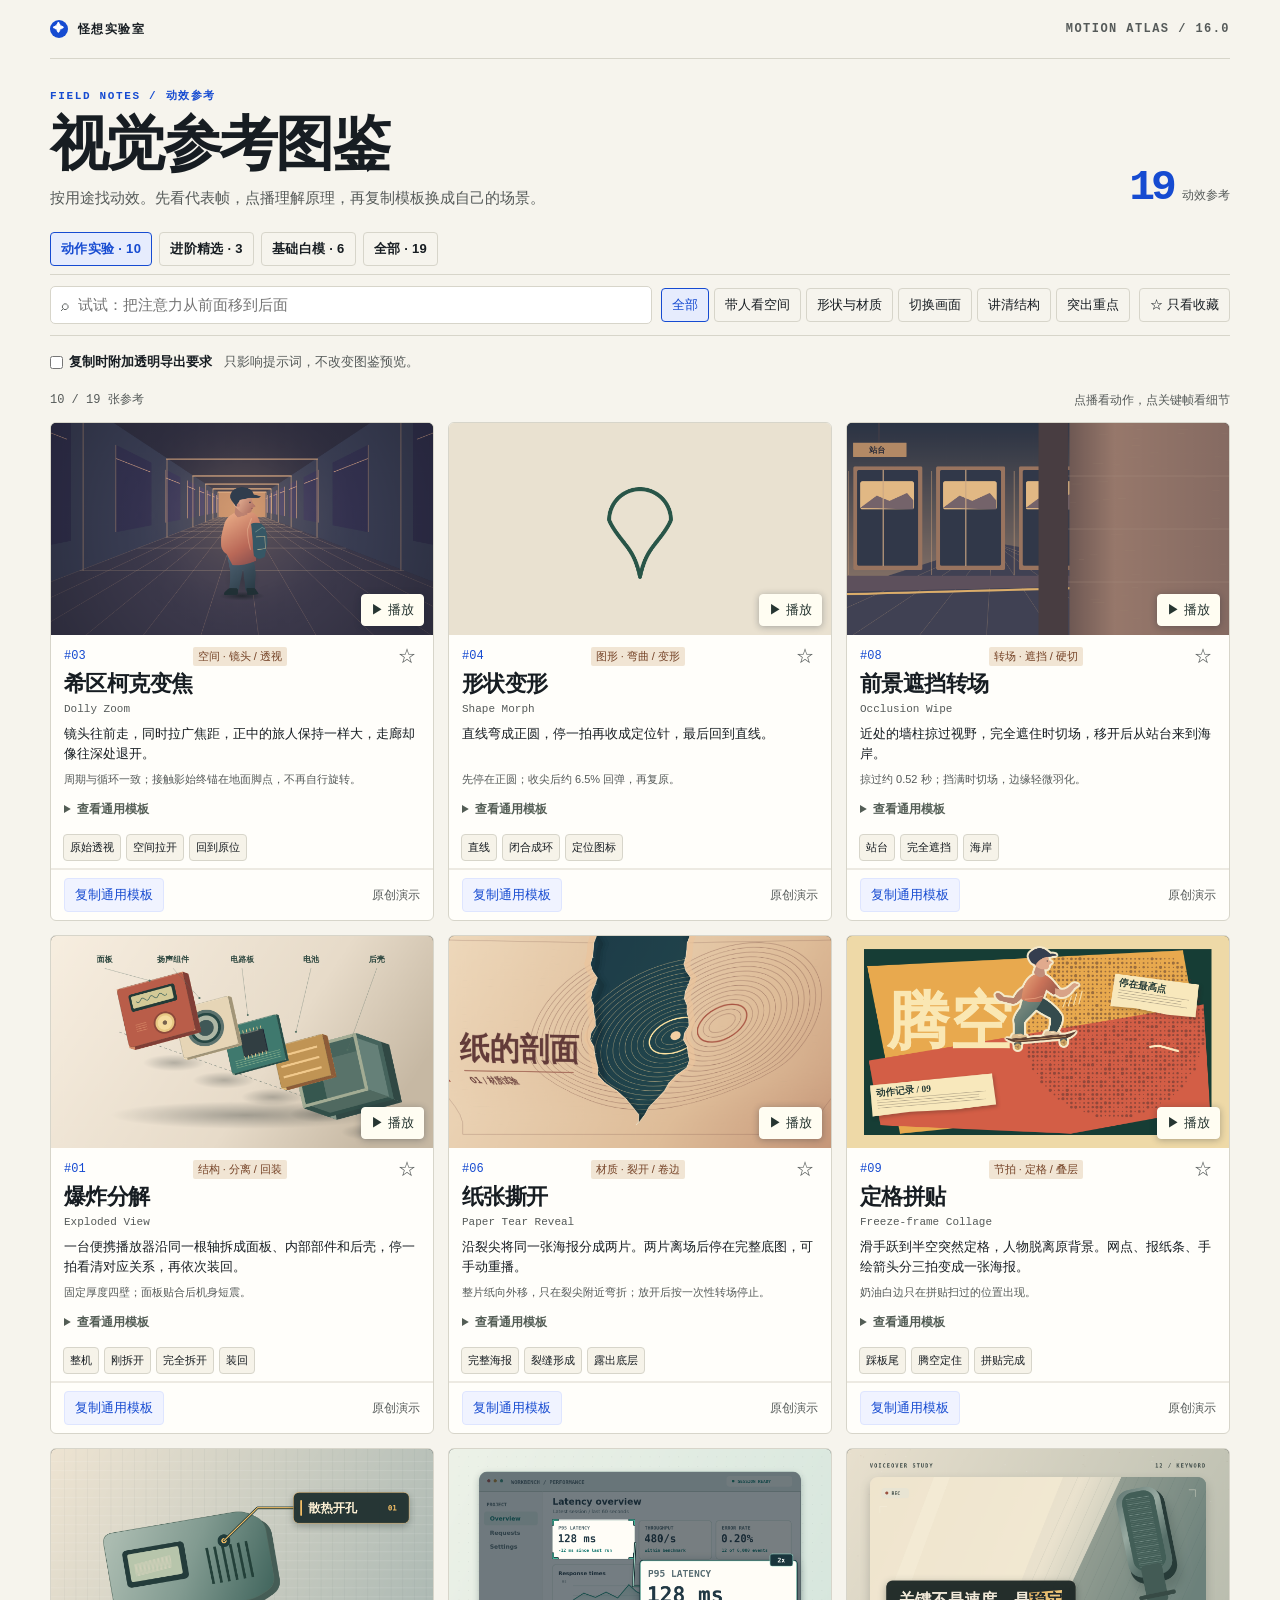
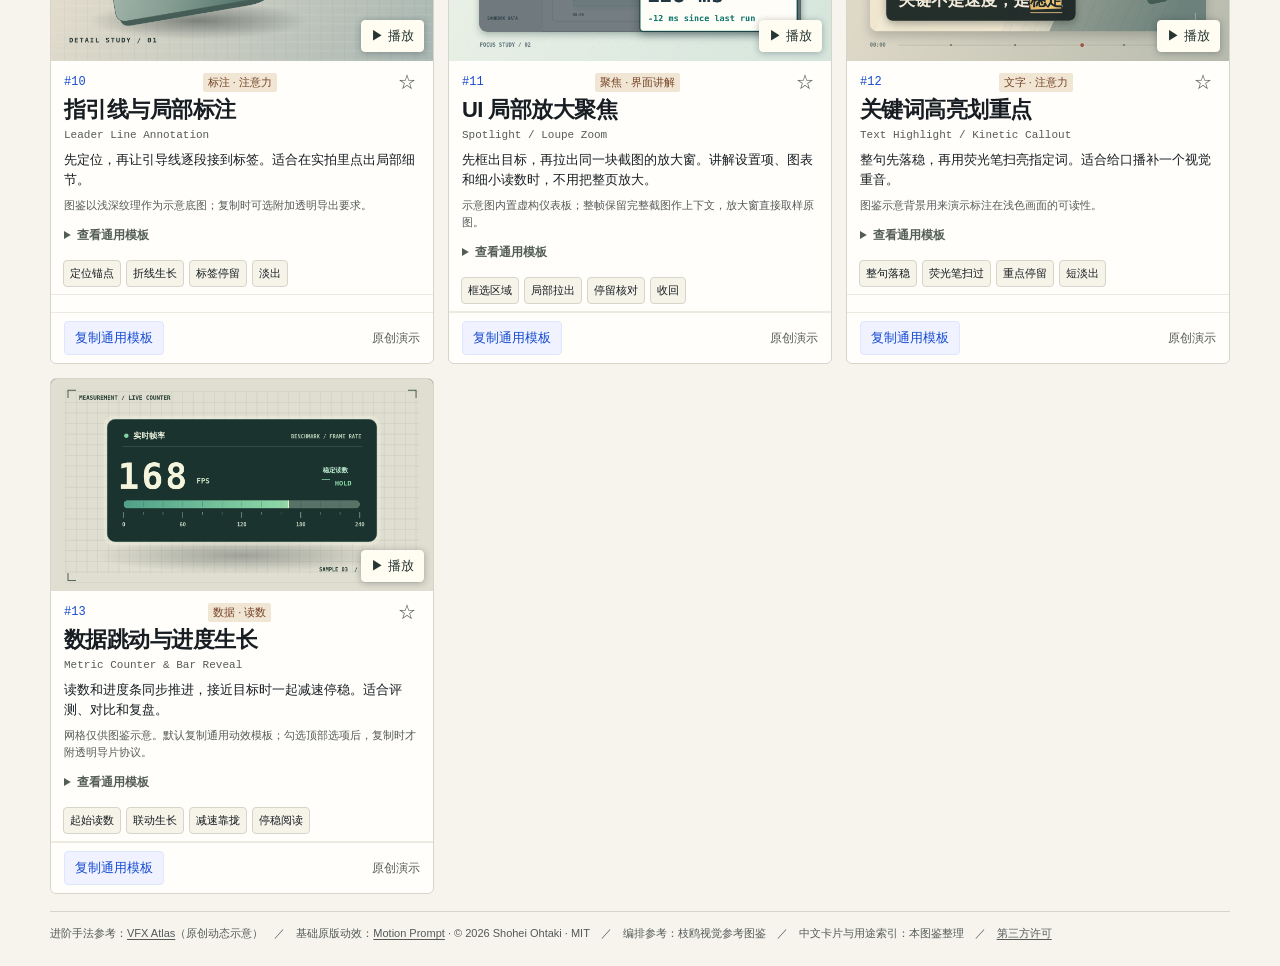
<file: index.html>
<!doctype html>
<html lang="zh-CN"><head><meta charset="utf-8"><meta name="viewport" content="width=device-width, initial-scale=1"><title>视觉参考图鉴 · 怪想实验室</title>
<style>
:root{color-scheme:light;--ink:#171d22;--muted:#555a59;--paper:#f6f4ed;--line:#d7d5ca;--blue:#164bd1;--stage:#101827}*{box-sizing:border-box}body{margin:0;background:var(--paper);color:var(--ink);font:15px/1.55 -apple-system,BlinkMacSystemFont,"PingFang SC","Microsoft YaHei",sans-serif}button,input{font:inherit}button,a{-webkit-tap-highlight-color:transparent}button{cursor:pointer;color:inherit}a{color:inherit}button:focus-visible,a:focus-visible,input:focus-visible{outline:2px solid var(--blue);outline-offset:3px}main,.top,footer{width:min(1180px,calc(100% - 72px));margin:auto}.top{height:59px;display:flex;justify-content:space-between;align-items:center;border-bottom:1px solid var(--line);letter-spacing:.12em;font-size:12px;font-weight:750}.top strong{display:flex;align-items:center;gap:10px}.dot{display:inline-grid;place-items:center;width:18px;height:18px;background:var(--blue);color:white;border-radius:50%;font-size:11px}.edition,.mono,.micro,.en,.index,.status,.count{font-family:ui-monospace,SFMono-Regular,Consolas,monospace}.edition{color:var(--muted)}header{padding:29px 0 23px;display:flex;justify-content:space-between;align-items:end;gap:20px}.micro{font-size:11px;letter-spacing:.15em;color:var(--blue);font-weight:800;margin:0 0 6px}h1{font-size:clamp(34px,5vw,59px);line-height:1.13;letter-spacing:-.045em;margin:0 0 8px;font-weight:850}header p:last-child{margin:0;color:var(--muted)}.counter{display:flex;align-items:baseline;gap:9px;white-space:nowrap;font-size:12px;color:var(--muted)}.counter b{font:700 43px/1 ui-monospace,monospace;color:var(--blue);letter-spacing:-.09em}.controls{border-block:1px solid var(--line);padding:11px 0;display:flex;gap:9px;align-items:center;flex-wrap:wrap}.search{display:flex;flex:1 1 245px;min-width:0;align-items:center;gap:9px;padding:0 10px;background:#fff;border:1px solid var(--line);border-radius:5px;height:38px;color:var(--muted)}input{width:100%;min-width:0;border:0;background:transparent;padding:6px 0;outline:none!important}.search:focus-within{outline:2px solid var(--blue);outline-offset:2px}button{border:1px solid var(--line);background:transparent;border-radius:4px;padding:6px 10px;font-size:13px}button:hover{border-color:var(--blue);color:var(--blue)}button[aria-pressed=true]{border-color:var(--blue);color:var(--blue);background:#e6ecfd}.filters{display:flex;gap:5px;flex-wrap:wrap}.actions{margin-left:auto;display:flex;gap:5px}.rail{display:flex;justify-content:space-between;gap:12px;align-items:center;font-size:12px;padding:12px 0;color:var(--muted)}.grid{display:grid;grid-template-columns:repeat(3,minmax(0,1fr));gap:14px}.card{min-width:0;border:1px solid var(--line);background:#fffefa;border-radius:6px;overflow:hidden}.card[hidden],.empty[hidden]{display:none}.stage{position:relative;background:var(--stage);overflow:hidden}.stage canvas{width:100%;height:auto;display:block}.stage .meter{height:2px;background:#416bea;width:100%;position:absolute;bottom:0;left:0;transform-origin:left;pointer-events:none}.meta{padding:11px 13px 0;display:flex;gap:6px;align-items:center;justify-content:space-between;color:var(--muted);font-size:12px}.index{color:var(--blue)}.fav{border:0;font-size:18px;padding:0 3px;line-height:1.15;min-width:26px}.body{padding:4px 13px 12px}h2{font-size:22px;line-height:1.18;letter-spacing:-.025em;margin:0}.en{font-size:11px;color:var(--muted);margin:4px 0 6px}.description{margin:0;min-height:3.1em;font-size:13px}.links{padding:8px 13px;display:flex;justify-content:space-between;align-items:center;gap:5px;border-top:1px solid #edeae2}.links button{color:var(--blue);background:#f0f3ff;border-color:#dee5ff;white-space:nowrap}.links a{font-size:12px;text-underline-offset:3px;color:var(--muted);white-space:nowrap}.empty{border:1px dashed var(--line);padding:33px 18px;text-align:center;color:var(--muted)}#toast{position:fixed;bottom:18px;left:50%;transform:translateX(-50%);background:#181f28;color:#fff;padding:9px 14px;border-radius:5px;font-size:13px;z-index:3}footer{border-top:1px solid var(--line);margin-top:17px;padding:13px 0 24px;color:var(--muted);font-size:11px}footer a{text-underline-offset:2px}
@media(max-width:1000px){main,.top,footer{width:calc(100% - 44px)}.grid{grid-template-columns:repeat(2,minmax(0,1fr))}}@media(max-width:580px){main,.top,footer{width:calc(100% - 28px)}header{padding-top:22px}.counter{display:none}.grid{grid-template-columns:1fr}.top{height:47px}.controls{align-items:stretch}.search{flex-basis:100%}.actions{margin-left:0}.rail{font-size:11px}}
.shelves{display:flex;gap:7px;margin-bottom:8px}.shelves button{letter-spacing:.025em;font-weight:650}.card.featured .description{min-height:3.25em}.credit{font-size:11px;color:#555a59;padding-top:5px}.featuretag{font-size:11px;color:#754327;padding:1px 5px;border-radius:2px;background:#f1e9d9}.stage .meter{background:#c26e43}.shelves{flex-wrap:wrap}.beats{display:flex;gap:5px;padding:7px 12px;border-bottom:1px solid #edeae2}.beats button{font-size:11px;padding:4px 6px;white-space:nowrap;background:#f6f3e9}.beats button[aria-pressed=true]{background:#e6ecfd;border-color:var(--blue)}.study .featuretag{background:#f1e5d4}.stage canvas{aspect-ratio:auto}.card[data-id=s04] .stage{background:#e9e1d0}.card[data-id=s04] .stage canvas{background:#e9e1d0}.beats{flex-wrap:wrap}.beats button[aria-label$="：重播"]{color:#2847a6;border-color:#b2bfe2}.stage{aspect-ratio:9/5;background:#262e30;display:grid;place-items:center}.stage canvas{width:100%;height:100%;object-fit:contain}.stage .preview{position:absolute;right:9px;bottom:9px;z-index:1;padding:5px 9px;background:#fffdf2;color:#263531;border-color:#fffdf2;box-shadow:0 1px 7px #101c3050}.card{display:flex;flex-direction:column}.card .links{margin-top:auto}.card.base .stage{background:#e9e6dd}.card.base .featuretag{color:#526259;background:#e9eee6}.template{margin:0 13px 8px;color:#535d55;font-size:12px}.template summary{cursor:pointer;font-weight:650}.template p{margin:6px 0 0;white-space:normal}.card .source-note{font-size:11px;color:#58665e}
.stage .meter{visibility:hidden}.stage.is-playing .meter{visibility:visible}
.copy-options{display:flex;align-items:center;flex-wrap:wrap;gap:.35rem .75rem;font-size:13px;margin:1rem 0 .45rem;color:var(--muted)}.copy-options label{display:inline-flex;gap:.35rem;align-items:center;white-space:nowrap;color:var(--ink);font-weight:650;cursor:pointer}.copy-options input{margin:0;accent-color:var(--blue)}.copy-options input:focus-visible{outline:2px solid var(--blue);outline-offset:3px}</style></head>
<body><div class="top"><strong><span class="dot" aria-hidden="true">✦</span> 怪想实验室</strong><span class="edition">MOTION ATLAS / 16.0</span></div>
<main><header><div><p class="micro">FIELD NOTES / 动效参考</p><h1>视觉参考图鉴</h1><p>按用途找动效。先看代表帧，点播理解原理，再复制模板换成自己的场景。</p></div><div class="counter" aria-label="共19条参考"><b>19</b> 动效参考</div></header>
<div class="shelves" aria-label="切换图鉴分区"><button data-shelf="studies">动作实验 · 10</button><button data-shelf="featured">进阶精选 · 3</button><button data-shelf="base">基础白模 · 6</button><button data-shelf="all">全部 · 19</button></div><div class="controls"><label class="search"><span aria-hidden="true">⌕</span><input id="q" type="search" aria-label="搜动效" placeholder="试试：把注意力从前面移到后面" autocomplete="off"></label><div class="filters" aria-label="按用途筛选"></div><div class="actions"><button id="favorites" aria-pressed="false">☆ 只看收藏</button></div></div>
<div class="copy-options"><label for="transparent-copy"><input type="checkbox" id="transparent-copy" aria-describedby="transparent-copy-help" autocomplete="off"> 复制时附加透明导出要求</label><span id="transparent-copy-help">只影响提示词，不改变图鉴预览。</span></div>
<div class="rail"><span class="status" id="count" aria-live="polite"></span><span id="rail-note"></span></div><div class="grid"></div><div class="empty" hidden>没有匹配的样卡。可以清空搜索或换一个分类。 <button id="reset">清除筛选</button></div>
</main><footer>进阶手法参考：<a href="https://atlas.letz.ai/" target="_blank" rel="noopener noreferrer">VFX Atlas</a>（原创动态示意）　／　基础原版动效：<a href="https://github.com/showheyohtaki/motion-prompt" target="_blank" rel="noopener noreferrer">Motion Prompt</a> · © 2026 Shohei Ohtaki · MIT　／　编排参考：枝鸥视觉参考图鉴　／　中文卡片与用途索引：本图鉴整理　／　<a href="https://github.com/Ian-zy1/motion-atlas/blob/main/THIRD-PARTY-NOTICES.md">第三方许可</a></footer><div id="toast" role="status" hidden></div>
<script type="application/json" id="cards">[{"id": "s03", "name": "希区柯克变焦", "en": "Dolly Zoom", "study": true, "group": "带人看空间", "seconds": 4.6, "dims": [720, 400], "desc": "镜头往前走，同时拉广焦距，正中的旅人保持一样大，走廊却像往深处退开。", "prompt": "对准[主体]沿镜头轴[推进或后拉]，同时反向调整焦距，始终保持主体在画面中的尺寸和位置几乎不变。让[背景中的纵深参照]明显拉伸或压缩。把[情绪转折]放在透视最强的一拍，不要直接缩放整帧。", "tags": ["镜头推近背景拉远", "走廊变长", "希区柯克", "眩晕", "主体大小不变", "透视变化"], "category": "空间 · 镜头 / 透视", "note": "周期与循环一致；接触影始终锚在地面脚点，不再自行旋转。", "beats": [["原始透视", 0.08], ["空间拉开", 0.54], ["回到原位", 0.991]], "rate": 1, "poster": 0.54}, {"id": "s04", "name": "形状变形", "en": "Shape Morph", "study": true, "group": "形状与材质", "seconds": 2.9, "dims": [720, 400], "desc": "直线弯成正圆，停一拍再收成定位针，最后回到直线。", "prompt": "让[起始轮廓]连续变形成[目标轮廓]。控制同一条轮廓的锚点和切线，不淡入替换、不凭空长出无关联细节。在[中间轮廓]停一拍，落定前给一次短促回弹。", "tags": ["轮廓变形", "线条变成图标", "圆变成定位针", "形状变来变去", "一条连续的线"], "category": "图形 · 弯曲 / 变形", "note": "先停在正圆；收尖后约 6.5% 回弹，再复原。", "beats": [["直线", 0.02], ["闭合成环", 0.33], ["定位图标", 0.65]], "rate": 1, "poster": 0.65}, {"id": "s08", "name": "前景遮挡转场", "en": "Occlusion Wipe", "study": true, "group": "切换画面", "seconds": 4.3, "dims": [720, 400], "desc": "近处的墙柱掠过视野，完全遮住时切场，移开后从站台来到海岸。", "prompt": "让镜头从[场景 A]横移经过贴近镜头的[前景遮挡物]，遮挡物比远处背景移动快；在画面被完全覆盖时切换到[场景 B]，遮挡物离开后再露出新场景。保留前后移动方向，边缘只加轻微运动模糊。", "tags": ["柱子遮挡换场", "从墙后穿过去", "镜头经过前景", "空间切换", "无感换场"], "category": "转场 · 遮挡 / 硬切", "note": "掠过约 0.52 秒；挡满时切场，边缘轻微羽化。", "beats": [["站台", 0.08], ["完全遮挡", 0.315], ["海岸", 0.55]], "rate": 1, "poster": 0.292}, {"id": "s01", "name": "爆炸分解", "en": "Exploded View", "study": true, "group": "讲清结构", "seconds": 5.6, "dims": [720, 400], "desc": "一台便携播放器沿同一根轴拆成面板、内部部件和后壳，停一拍看清对应关系，再依次装回。", "prompt": "把[设备或物件]从完整状态沿[拆解轴]依次移开[部件列表]。保持各部件的形状、装配顺序和尺度不变；完全展开时留出阅读[标注]的时间。回装时让真实接触先发生，再给轻微机械顿挫。", "tags": ["分层", "机械", "零件拆开再装回", "展示内部结构", "拆解", "组装"], "category": "结构 · 分离 / 回装", "note": "固定厚度四壁；面板贴合后机身短震。", "beats": [["整机", 0.07], ["刚拆开", 0.3], ["完全拆开", 0.55], ["装回", 0.994]], "rate": 1, "poster": 0.55}, {"id": "s06", "name": "纸张撕开", "en": "Paper Tear Reveal", "study": true, "group": "切换画面", "seconds": 4.5, "dims": [720, 400], "desc": "沿裂尖将同一张海报分成两片。两片离场后停在完整底图，可手动重播。", "prompt": "让[上层画面]像一张纸，从[裂口起点]撕向[裂口终点]，露出[下层画面]。裂尖前的纸面保持连贯，裂口两侧随裂尖推进后翻、离场；只在边缘加入纤维、卷边高光和落在底层的投影。结束停在完整底图，不倒放。", "tags": ["撕裂", "揭开", "扒掉表层", "材质转场", "纸张卷边", "把纸撕开看看下面"], "category": "材质 · 裂开 / 卷边", "note": "整片纸向外移，只在裂尖附近弯折；放开后按一次性转场停止。", "beats": [["完整海报", 0.038], ["裂缝形成", 0.31], ["露出底层", 0.94]], "rate": 1, "once": true, "poster": 0.47}, {"id": "s09", "name": "定格拼贴", "en": "Freeze-frame Collage", "study": true, "group": "突出重点", "seconds": 5.4, "dims": [720, 400], "desc": "滑手跃到半空突然定格，人物脱离原背景。网点、报纸条、手绘箭头分三拍变成一张海报。", "prompt": "在[主体动作]达到[动作峰值]的一帧停格，把[主体]从[原场景]抠出。让[拼贴底图]扫过主体时才出现轮廓；随后按节拍加入[纸片或纹理]和[手绘标记]。让停格、底图、点缀是三个可读的节奏。", "tags": ["停格", "人物抠出", "滑板腾空", "漫画感", "报纸拼贴", "在最有张力的一帧停住"], "category": "节拍 · 定格 / 叠层", "note": "奶油白边只在拼贴扫过的位置出现。", "beats": [["踩板尾", 0.197], ["腾空定住", 0.42], ["拼贴完成", 0.77]], "rate": 1, "poster": 0.65}, {"id": "s10", "name": "指引线与局部标注", "en": "Leader Line Annotation", "study": true, "group": "突出重点", "seconds": 3.6, "dims": [720, 400], "desc": "先定位，再让引导线逐段接到标签。适合在实拍里点出局部细节。", "prompt": "点亮[锚点]指向[细节]，折线从锚点向外逐段接上，线到位后[标签]轻弹、停读、淡出。让标签避开主体，浅色或复杂底片用局部柔暗底、细边或轻影保住对比；不要让字先于线出现。", "tags": ["引导线", "高亮", "箭头", "局部标注", "leader line", "annotation", "callout", "透明叠片"], "category": "标注 · 注意力", "note": "图鉴以浅深纹理作为示意底图；复制时可选附加透明导出要求。", "beats": [["定位锚点", 0.05555555555555556], ["折线生长", 0.18888888888888888], ["标签停留", 0.53], ["淡出", 0.92]], "rate": 1, "poster": 0.54}, {"id": "s11", "name": "UI 局部放大聚焦", "en": "Spotlight / Loupe Zoom", "study": true, "group": "突出重点", "seconds": 4.2, "dims": [720, 400], "desc": "先框出目标，再拉出同一块截图的放大窗。讲解设置项、图表和细小读数时，不用把整页放大。", "prompt": "用[完整截图]交代上下文，先框出[目标区域]，让周围均匀压暗，再从原位置展开[倍率]倍局部放大窗。保留原字和数值，停留够读、轻缓收回；不要灰雾、全屏放大或重画截图。", "tags": ["UI", "截图", "局部放大", "聚焦框", "放大镜", "压暗", "spotlight", "loupe zoom"], "category": "聚焦 · 界面讲解", "note": "示意图内置虚构仪表板；整帧保留完整截图作上下文，放大窗直接取样原图。", "beats": [["框选区域", 0.125], ["局部拉出", 0.24], ["停留核对", 0.53], ["收回", 0.85]], "rate": 1, "poster": 0.53}, {"id": "s12", "name": "关键词高亮划重点", "en": "Text Highlight / Kinetic Callout", "study": true, "group": "突出重点", "seconds": 3.2, "dims": [720, 400], "desc": "整句先落稳，再用荧光笔扫亮指定词。适合给口播补一个视觉重音。", "prompt": "[整句]先落稳，再按重拍用斜笔锋扫过[重点词]，笔触左右略宽于词但不拉大字距，轻收停读后短淡出。复杂浅底用克制轻影或细描边保清晰；拒绝黑底大药丸、紧贴文字的纯色硬矩形，别扫到邻词。", "tags": ["关键词", "划重点", "荧光笔", "口播字幕", "动态文字", "透明叠片", "text highlight", "kinetic callout", "underline"], "category": "文字 · 注意力", "note": "图鉴示意背景用来演示标注在浅色画面的可读性。", "beats": [["整句落稳", 0.2], ["荧光笔扫过", 0.335], ["重点停留", 0.66], ["短淡出", 0.918]], "rate": 1, "poster": 0.66}, {"id": "s13", "name": "数据跳动与进度生长", "en": "Metric Counter & Bar Reveal", "study": true, "group": "讲清结构", "seconds": 3.6, "dims": [720, 400], "desc": "读数和进度条同步推进，接近目标时一起减速停稳。适合评测、对比和复盘。", "prompt": "[指标]先轻滑渐显，落稳后读数从[起始值]到[目标值][单位]，条长按同一减速节奏相对[上限]生长。等宽数字，浅底保对比，停稳留读；不要首帧硬闪、超调回弹或末尾突兀归零。", "tags": ["计数器", "进度条", "数据可视化", "滚动读数", "进度生长", "评测", "metric counter", "bar reveal", "透明叠片"], "category": "数据 · 读数", "note": "网格仅供图鉴示意。默认复制通用动效模板；勾选顶部选项后，复制时才附透明导片协议。", "beats": [["起始读数", 0.05555555555555556], ["联动生长", 0.19], ["减速靠拢", 0.36], ["停稳阅读", 0.7]], "rate": 1, "poster": 0.7}, {"id": "a107", "name": "多层景深运镜", "en": "Multiplane Camera", "group": "带人看空间", "seconds": 6.8, "dims": [720, 400], "desc": "从松枝间推向湖心亭：湖面水纹与倒影也依深度前移，远山变化最小。", "prompt": "沿同一消失点穿过[前景遮挡物]，推向[中景主体]，以[远景参照物]保持空间方向。按深度分配缩放和位移，近处出画快，远处变化小；[地面或水面纹理]跟随其所在平面，不要钉在屏幕上。", "tags": ["层次", "插画", "视差", "远近", "推入世界", "把平面做出纵深", "镜头穿过前景看到里面"], "slug": "multiplane-camera", "category": "动态示意", "note": "原创插画演示 · 依据 VFX Atlas 手法", "beats": [["层次建立", 0], ["水面推进", 0.29], ["推近湖心", 0.53], ["缓退归位", 0.8]], "poster": 0.4, "playUntil": 0.56}, {"id": "a159", "name": "狭缝扫描", "en": "Slit-Scan Photography", "group": "切换画面", "seconds": 5.8, "dims": [720, 400], "desc": "持续采样一条虚拟窄缝，把不同时刻的颜色沿深度展开。看亮斑如何顺着光轨掠出画框。", "prompt": "固定[消失点位置]，持续采样一条虚拟狭缝里的[光源、纹理和配色]，把不同时刻的采样沿深度排开。近处的光轨变宽、亮部顺光轨掠过；光带保留暗隙，不用外扩圆环或静态扇形射线。在[目标色调或场景]收束。", "tags": ["穿梭", "隧道", "光轨", "光带", "科幻", "从一个空间进入另一个空间", "穿过一道光门"], "slug": "slit-scan-photography", "category": "动态示意", "note": "原创数字示意 · 虚拟窄缝采样，不是光学实拍", "beats": [["细光起势", 0.18], ["亮斑掠过", 0.44], ["暖色尾迹", 0.7]], "poster": 0.44}, {"id": "a133", "name": "动态排版", "en": "Kinetic Typography", "group": "突出重点", "seconds": 5.8, "dims": [720, 400], "desc": "同一字族的 LOUD 砸落，O 的字孔揭开 QUIET；收尾顺着 Q 的字孔翻回开场。", "prompt": "让[第一句标题]按[口播重音]逐字落拍。单个英文词不拆断，同行字母同字族同基线。选[带内孔的字形]，放大字孔揭出[下一句标题]。字孔尚小时只露底色，等下一句能完整容纳再显字。若标题没有闭合字孔，就用与字形风格一致的独立遮罩。", "tags": ["文字", "节拍", "有重量的开场", "开场标题", "跟着口播重音动", "文字撞进来", "让大字跟着节奏进来"], "slug": "kinetic-typography", "category": "动态示意", "note": "原创标题演示 · 依据 VFX Atlas 手法", "beats": [["重音落下", 0.157], ["字孔揭幕", 0.49], ["留白一拍", 0.78], ["字孔回环", 0.897]], "poster": 0.49}, {"id": "033", "name": "焦点转移", "en": "Rack Focus", "group": "突出重点", "pack": "camera", "index": 8, "seconds": 9.4, "desc": "机位不动，前景和后景交换清晰度。适合把视线从一个对象交给另一个。", "prompt": "固定机位和构图，将焦点从[前景主体]连续移到[后景主体]。随焦点移动交换两者的清晰度；中途不要靠镜头平移、整体缩放或切镜替代。", "tags": ["焦点", "景深", "虚实", "前景", "后景", "注意力", "把注意力从前面移到后面", "镜头不动把视线移到另一个对象"], "poster": 0.272, "playUntil": 0.5}, {"id": "005", "name": "遮罩揭示", "en": "Mask Reveal", "group": "突出重点", "pack": "motion", "index": 4, "seconds": 4.7, "desc": "用移动的遮罩逐步露出内容。适合揭开标题、关键字或结论。", "prompt": "保持[内容主体]原位，用[遮罩轮廓]沿[运动方向]推进，让[需要依次出现的内容]逐步露出。不要把内容当一个整块跟着遮罩移走。", "tags": ["标题", "文字", "结论", "擦出", "渐显", "让标题一点一点出现", "让内容从遮挡里露出来"], "poster": 0.26, "playUntil": 0.5}, {"id": "030", "name": "环绕运镜", "en": "Orbit / Arc Shot", "group": "带人看空间", "pack": "camera", "index": 5, "seconds": 9.4, "desc": "镜头沿弧线侧移，持续对准主体。适合揭示立体物体的另一侧。", "prompt": "镜头沿[弧线方向及角度]围绕[固定主体]移动并持续对准它；让[近景参照]和[背景参照]按深度产生不同视差。不要只旋转主体或整幅画面。", "tags": ["绕一圈", "绕着拍", "转到侧面", "看到另一侧", "立体", "3D", "围着主体转"], "poster": 0.267, "playUntil": 0.5}, {"id": "031", "name": "升起运镜", "en": "Crane Up", "group": "带人看空间", "pack": "camera", "index": 6, "seconds": 9.4, "desc": "镜头升高，视角从近处逐渐打开。适合由局部交代所在的整体环境。", "prompt": "让镜头从[起始高度]垂直升到[结束高度]，保留[空间参照物]，逐渐揭开被挡住的[新信息]。不要用单纯向上摇摄替代机位升高。", "tags": ["镜头抬高", "从地面升到高空", "鸟瞰", "俯视", "看全貌", "从局部拉开看全局"], "poster": 0.283, "playUntil": 0.5}, {"id": "042", "name": "形状匹配剪辑", "en": "Match Cut", "group": "切换画面", "pack": "camera", "index": 17, "seconds": 9.4, "desc": "让两个画面里的相似轮廓对齐，再直接切换。适合把不同场景连成一个比喻。", "prompt": "将[画面 A 主体]和[画面 B 主体]的[共同形状或动作方向]对齐。前后镜头的关键轮廓尽量同位置、同尺度，在重合的一瞬硬切，不做淡化。", "tags": ["圆形", "相似物体", "轮廓对齐", "比喻", "无缝切换", "同样的形状换场景", "找两个相似轮廓做转场"], "poster": 0.243, "playUntil": 0.5}, {"id": "043", "name": "甩镜转场", "en": "Whip Pan", "group": "切换画面", "pack": "camera", "index": 18, "seconds": 9.4, "desc": "镜头快速横甩，在最模糊的一刻切到下一场。适合有速度感的切换。", "prompt": "先在[场景 A]定住，再朝[运动方向]快速甩镜；在运动模糊最大的一段切到同方向运动的[场景 B]，再减速停在[目标主体]。保持运动方向和速度衔接。", "tags": ["快速切场景", "横甩", "横向运动", "运动模糊", "速度感", "迅速切换画面"], "poster": 0.223, "playUntil": 0.5}]</script>
<script>
/* MIT License

Copyright (c) 2026 Shohei Ohtaki

Permission is hereby granted, free of charge, to any person obtaining a copy
of this software and associated documentation files (the "Software"), to deal
in the Software without restriction, including without limitation the rights
to use, copy, modify, merge, publish, distribute, sublicense, and/or sell
copies of the Software, and to permit persons to whom the Software is
furnished to do so, subject to the following conditions:

The above copyright notice and this permission notice shall be included in all
copies or substantial portions of the Software.

THE SOFTWARE IS PROVIDED "AS IS", WITHOUT WARRANTY OF ANY KIND, EXPRESS OR
IMPLIED, INCLUDING BUT NOT LIMITED TO THE WARRANTIES OF MERCHANTABILITY,
FITNESS FOR A PARTICULAR PURPOSE AND NONINFRINGEMENT. IN NO EVENT SHALL THE
AUTHORS OR COPYRIGHT HOLDERS BE LIABLE FOR ANY CLAIM, DAMAGES OR OTHER
LIABILITY, WHETHER IN AN ACTION OF CONTRACT, TORT OR OTHERWISE, ARISING FROM,
OUT OF OR IN CONNECTION WITH THE SOFTWARE OR THE USE OR OTHER DEALINGS IN THE
SOFTWARE.
 */
const demos={};
demos.camera = (()=>{
// Motion Prompt #025-048 · MIT License (c) 2026 Shohei Ohtaki · https://showheyohtaki.github.io/motion-prompt/#025
//
// Kit for pack "camera" (Camera moves & transitions / カメラワークと切り替え): the constants and helpers its elements share.
// Elements #025-048 · 539x208 px · cycle 9.4 s. Element code: https://showheyohtaki.github.io/motion-prompt/api/v1/en/e/<id>.txt (or /ja/).
//
// Run one element standalone in a browser:
//   1. paste this file into a <script>,
//   2. paste the element code below it (it assigns CELLS[n - 1], n = the element number inside the pack),
//   3. then add:
//        const c = document.createElement('canvas'); c.width = 539; c.height = 208; document.body.append(c);
//        const k = c.getContext('2d'), cell = CELLS.find(Boolean), t0 = performance.now();
//        (function loop() {
//          const u = ((performance.now() - t0) / 1000) % 9.4;   // seconds, 0 <= u < 9.4
//          k.setTransform(1, 0, 0, 1, 0, 0); k.clearRect(0, 0, 539, 208);
//          k.save(); cell(k, 539, 208, u); k.restore();
//          requestAnimationFrame(loop);
//        })();
// Every cell is a pure function of u, so the same call renders video frames: u = frame / fps.

// @kit
// カメラワーク＆切り替え 24（カード 539x208）。各コマは時間 u の純関数。
// 1つの動きは CYC=4.7秒。切り替え（19〜21）は A→B の次に B→A と戻るので、パックの周期は CYC×2=9.4秒。
const CW = 539, CH = 208, FPS = 30;
const HOLD = 9.4, CYC = HOLD / 2;
const C = {
  bg: '#F4F3F0', card: '#FFFFFF', border: '#E3E1DC', ink: '#1E1E21', sub: '#8E8E93', faint: '#C9C9CC',
  blue: '#2F6BEB', blueM: '#9DB8F6', blueL: '#C9D8FB', blueXL: '#E4ECFE', blueBg: '#F1F5FF',
  grid: '#ECECEC', g1: '#F1F0EE', g2: '#E2E1DE', g3: '#CFCECB', g4: '#A9A8A5'
};
const JP = '"Hiragino Sans", "Hiragino Kaku Gothic ProN", sans-serif';
const EN = '"Helvetica Neue", "SF Pro Display", system-ui, sans-serif';
const MONO = '"SF Mono", ui-monospace, Menlo, monospace';

const clamp = (x, a = 0, b = 1) => Math.min(b, Math.max(a, x));
const lerp = (a, b, x) => a + (b - a) * x;
const P = (t, a, b) => clamp((t - a) / (b - a));
const eIO = x => x < .5 ? 4 * x * x * x : 1 - Math.pow(-2 * x + 2, 3) / 2;
const eIOs = x => x < .5 ? 2 * x * x : 1 - Math.pow(-2 * x + 2, 2) / 2;
const eOut = x => 1 - Math.pow(1 - x, 3);
const mod = (a, n) => ((a % n) + n) % n;
function mkCanvas(w, h) { const c = document.createElement('canvas'); c.width = w; c.height = h; return c; }
function rr(ctx, x, y, w, h, r) { ctx.beginPath(); ctx.roundRect(x, y, w, h, r); }
function txt(ctx, s, x, y, font, col, align = 'left', base = 'alphabetic', ls = '0px') {
  ctx.font = font; ctx.fillStyle = col; ctx.textAlign = align; ctx.textBaseline = base; ctx.letterSpacing = ls; ctx.fillText(s, x, y); ctx.letterSpacing = '0px';
}
function tw(ctx, s, font, ls = '0px') { ctx.font = font; ctx.letterSpacing = ls; const w = ctx.measureText(s).width; ctx.letterSpacing = '0px'; return w; }

// ============================== 3D SCENE ==============================
// 世界座標: Y上・カメラは +Z を向く（yaw=0）。単位はメートル。焦点距離 f はピクセル。
const F0 = 330;  // = 24mm 表示
const mm = f => Math.round(f / F0 * 24) + 'mm';
function cam(o) { return Object.assign({ x: 0, y: 1.5, z: 0, yaw: 0, pitch: 0, roll: 0, f: F0 }, o); }
function proj(c, X, Y, Z) {
  const dx = X - c.x, dy = Y - c.y, dz = Z - c.z;
  const cy = Math.cos(c.yaw), sy = Math.sin(c.yaw);
  const x1 = dx * cy - dz * sy, z1 = dx * sy + dz * cy;
  const cp = Math.cos(c.pitch), sp = Math.sin(c.pitch);
  const y2 = dy * cp - z1 * sp, z2 = dy * sp + z1 * cp;
  return { x: c.f * x1 / z2, y: -c.f * y2 / z2, z: z2, s: c.f / z2, cx: x1, cy: y2 };
}
function camZ(c, X, Y, Z) { return proj(c, X, Y, Z).z; }
const NEAR = 0.25;
function seg(ctx, c, a, b) {   // 3D line with near clipping
  let za = camZ(c, ...a), zb = camZ(c, ...b);
  if (za < NEAR && zb < NEAR) return;
  if (za < NEAR) { const t = (NEAR - za) / (zb - za); a = a.map((v, i) => lerp(v, b[i], t)); }
  else if (zb < NEAR) { const t = (NEAR - zb) / (za - zb); b = b.map((v, i) => lerp(v, a[i], t)); }
  const p = proj(c, ...a), q = proj(c, ...b);
  ctx.moveTo(p.x, p.y); ctx.lineTo(q.x, q.y);
}
function poly(ctx, c, pts) { ctx.beginPath(); pts.forEach((p, i) => { const q = proj(c, ...p); i ? ctx.lineTo(q.x, q.y) : ctx.moveTo(q.x, q.y); }); ctx.closePath(); }

// sprite = local drawing (meters, y up) anchored at a world point, always facing camera (billboard)
function sprite(ctx, c, X, Y, Z, fn) {
  const p = proj(c, X, Y, Z); if (p.z < NEAR) return;
  ctx.save(); ctx.translate(p.x, p.y); ctx.scale(p.s, -p.s); fn(ctx, p.s); ctx.restore();
}
function person(ctx, s, o = {}) {
  const col = o.col || C.blue, walk = o.walk || 0, face = o.face;
  ctx.fillStyle = col;
  const sw = Math.sin(walk) * 0.42;
  // legs
  [[-0.08, sw], [0.08, -sw]].forEach(([x, a]) => { ctx.save(); ctx.translate(x, 0.86); ctx.rotate(a); rr(ctx, -0.075, -0.86, 0.15, 0.88, 0.07); ctx.fill(); ctx.restore(); });
  // arms
  [[-0.25, -sw], [0.25, sw]].forEach(([x, a]) => { ctx.save(); ctx.translate(x, 1.38); ctx.rotate(a * (o.armUp ? 0 : 1) + (o.armUp ? (x < 0 ? -2.6 : 2.6) : 0)); rr(ctx, -0.06, -0.58, 0.12, 0.6, 0.06); ctx.fill(); ctx.restore(); });
  rr(ctx, -0.23, 0.82, 0.46, 0.64, 0.12); ctx.fill();
  ctx.beginPath(); ctx.arc(0, 1.63, 0.16, 0, 7); ctx.fill();
  if (face !== undefined && Math.cos(face) > 0) {   // 顔の向き（オービット用）
    ctx.fillStyle = '#FFFFFF'; ctx.beginPath(); ctx.arc(Math.sin(face) * -0.09, 1.65, 0.035, 0, 7); ctx.fill();
  }
}
function tree(ctx, s, h = 4, col = C.g2) {
  ctx.fillStyle = C.g3; ctx.fillRect(-0.09 * h / 4, 0, 0.18 * h / 4, h * 0.55);
  ctx.fillStyle = col; ctx.beginPath(); ctx.arc(0, h * 0.68, h * 0.3, 0, 7); ctx.fill();
}
function building(ctx, s, w, h, col = C.g1) {
  ctx.fillStyle = col; ctx.fillRect(-w / 2, 0, w, h);
  ctx.strokeStyle = C.g3; ctx.lineWidth = 1.4 / s; ctx.strokeRect(-w / 2, 0, w, h);
  ctx.fillStyle = C.g2;
  for (let y = h - 1.6; y > 1; y -= 1.8) for (let x = -w / 2 + 0.6; x < w / 2 - 0.7; x += 1.3) ctx.fillRect(x, y, 0.6, 0.8);
}
function post(ctx, s, h = 1.2) { ctx.fillStyle = C.g4; ctx.fillRect(-0.07, 0, 0.14, h); ctx.fillRect(-0.12, h - 0.06, 0.24, 0.1); }

// scene presets
const MTN_FAR = [[-420, 0], [-300, 22], [-230, 8], [-150, 30], [-80, 12], [-20, 34], [50, 14], [120, 28], [190, 6], [260, 26], [340, 10], [420, 0]];
const MTN_NEAR = [[-260, 0], [-190, 12], [-140, 4], [-70, 18], [-20, 6], [30, 15], [95, 3], [160, 16], [230, 5], [300, 0]];
const BLD = [[-17, 4, 9], [-12, 3.2, 13], [-8, 2.6, 7], [11, 3.4, 11], [15.5, 4, 8], [20, 3, 15], [-24, 3.5, 10], [26, 4, 7]];
const CITY = [[-9, 3.4, 12], [-5.5, 3, 18], [-2, 3.6, 9], [1.8, 3, 22], [5.4, 3.6, 14], [9, 3, 10], [-13, 3.4, 15], [12.8, 3.6, 19]];

function world(ctx, w, h, c, o = {}) {
  ctx.save();
  ctx.translate(w / 2, h / 2); ctx.rotate(c.roll || 0);
  const blurBg = o.blurBg || 0, blurFg = o.blurFg || 0;
  const setBlur = b => { ctx.filter = b > 0.05 ? `blur(${b.toFixed(2)}px)` : 'none'; };
  // sky tint
  if (o.sky) { ctx.fillStyle = o.sky; ctx.fillRect(-w * 2, -h * 3, w * 4, h * 6); }
  setBlur(blurBg);
  // sun / moon
  const sun = o.sun === undefined ? [30, 30, 170] : o.sun;
  if (sun) { const p = proj(c, ...sun); if (p.z > NEAR) { ctx.fillStyle = o.sunCol || C.blueL; ctx.beginPath(); ctx.arc(p.x, p.y, Math.max(0, 5.5 * p.s * (o.sunScale || 1)), 0, 7); ctx.fill(); } }
  if (o.clouds) o.clouds.forEach(([X, Y, Z, r]) => { const p = proj(c, X, Y, Z); if (p.z < NEAR) return; ctx.fillStyle = C.g1; ctx.beginPath(); ctx.ellipse(p.x, p.y, r * 2.2 * p.s, r * p.s, 0, 0, 7); ctx.ellipse(p.x + r * 1.2 * p.s, p.y + r * .2 * p.s, r * 1.4 * p.s, r * .8 * p.s, 0, 0, 7); ctx.fill(); });
  // mountains (far planes)
  if (o.mountains !== false) {
    const off = o.mtnZ || 0;
    ctx.fillStyle = C.blueXL; poly(ctx, c, [...MTN_FAR.map(([x, y]) => [x, y, 175 + off])]); ctx.fill();
    ctx.fillStyle = C.blueL; poly(ctx, c, [...MTN_NEAR.map(([x, y]) => [x, y, 120 + off])]); ctx.fill();
  }
  // ground + grid
  if (o.grid !== false) {
    ctx.save(); setBlur(blurBg * 0.6);
    ctx.strokeStyle = C.grid; ctx.lineWidth = 1.3; ctx.beginPath();
    const z0 = Math.floor(c.z / 2) * 2, xs = o.gridX || 40;
    for (let z = z0 + 2; z <= z0 + 90; z += (z - z0 < 30 ? 2 : 6)) seg(ctx, c, [-xs + c.x, 0, z], [xs + c.x, 0, z]);
    for (let x = Math.floor(c.x / 2) * 2 - xs; x <= c.x + xs; x += 2) seg(ctx, c, [x, 0, z0 + 0.5], [x, 0, z0 + 90]);
    ctx.stroke();
    // horizon
    ctx.strokeStyle = C.g2; ctx.lineWidth = 1.5; ctx.beginPath(); seg(ctx, c, [c.x - 400, 0, c.z + 300], [c.x + 400, 0, c.z + 300]); ctx.stroke();
    ctx.restore();
  }
  // sprites sorted by depth
  const list = [];
  const add = (X, Y, Z, fn, fg) => list.push({ z: camZ(c, X, Y, Z), X, Y, Z, fn, fg });
  if (o.buildings !== false) (o.city ? CITY.map(([x, bw, bh]) => [x, bw, bh, 30]) : BLD.map(([x, bw, bh]) => [x, bw, bh, 48])).forEach(([x, bw, bh, z]) => add(x, 0, z, (k, s) => building(k, s, bw, bh)));
  if (o.trees !== false) [[-7, 22], [6.5, 19], [9.5, 24], [-11, 26], [3, 30]].forEach(([x, z]) => add(x, 0, z, (k, s) => tree(k, s, 4)));
  if (o.tower) add(o.tower[0], 0, o.tower[1], (k, s) => { building(k, s, 6, 9.5, C.g1); k.fillStyle = C.g4; k.fillRect(-0.08, 9.5, 0.16, 2.2); k.fillStyle = C.blue; k.beginPath(); k.arc(0, 11.8, 0.3, 0, 7); k.fill(); });
  if (o.ring) for (let i = 0; i < 12; i++) { const a = i / 12 * Math.PI * 2; add(o.ring[0] + Math.sin(a) * o.ring[2], 0, o.ring[1] + Math.cos(a) * o.ring[2], (k, s) => tree(k, s, 3.2, i % 3 ? C.g2 : C.blueXL)); }
  if (o.extra) o.extra.forEach(e => add(e[0], e[1], e[2], e[3], e[4]));
  if (o.person) { const pp = o.person; add(pp.x || 0, pp.y || 0, pp.z === undefined ? 8 : pp.z, (k, s) => person(k, s, pp), pp.fg); }
  if (o.fg) o.fg.forEach(([X, Z, kind]) => add(X, 0, Z, (k, s) => kind === 'rock' ? (k.fillStyle = C.g3, k.beginPath(), k.ellipse(0, 0.1, 0.55, 0.38, 0, 0, 7), k.fill()) : post(k, s), true));
  list.sort((a, b) => b.z - a.z);
  for (const it of list) { setBlur(it.fg ? blurFg : blurBg); sprite(ctx, c, it.X, it.Y, it.Z, it.fn); }
  ctx.filter = 'none';
  if (o.after) o.after(ctx, c);
  ctx.restore();
}

// ============================== VIEWFINDER CARD ==============================
const CARD = mkCanvas(CW, CH), CK = CARD.getContext('2d');
const TMP = mkCanvas(CW, CH), TK = TMP.getContext('2d');
const TMP2 = mkCanvas(CW, CH), TK2 = TMP2.getContext('2d');
function clear(k, w = CW, h = CH) { k.setTransform(1, 0, 0, 1, 0, 0); k.globalAlpha = 1; k.filter = 'none'; k.fillStyle = '#FFFFFF'; k.fillRect(0, 0, w, h); }
// draw fnA then blend fnB on top with alpha a (into k)
function blend(k, fnA, fnB, a) {
  if (a <= 0.001) return fnA(k);
  if (a >= 0.999) return fnB(k);
  fnA(k);
  clear(TK2); fnB(TK2); k.save(); k.globalAlpha = a; k.drawImage(TMP2, 0, 0); k.restore();
}
// motion blur: average n renders of fn(k, s) with s spread over [s0, s1]
function mblur(k, fn, s0, s1, n) {
  if (Math.abs(s1 - s0) < 1e-4 || n < 2) return fn(k, s0);
  const acc = mkCanvasCached(), ak = acc.getContext('2d');
  for (let i = 0; i < n; i++) {
    clear(TK); fn(TK, lerp(s0, s1, (i + .5) / n));
    ak.globalAlpha = 1 / (i + 1); ak.drawImage(TMP, 0, 0);
  }
  ak.globalAlpha = 1; k.save(); k.drawImage(acc, 0, 0); k.restore();
}
let _acc; function mkCanvasCached() { if (!_acc) _acc = mkCanvas(CW, CH); const k = _acc.getContext('2d'); k.globalAlpha = 1; k.fillStyle = '#fff'; k.fillRect(0, 0, CW, CH); return _acc; }

function viewfinder(k, w, h, t, hud, hudCol) {
  k.save();
  const m = 13, L = 20;
  k.strokeStyle = '#8F8F94'; k.lineWidth = 2.6; k.lineCap = 'round';
  k.beginPath();
  [[m, m, 1, 1], [w - m, m, -1, 1], [m, h - m, 1, -1], [w - m, h - m, -1, -1]].forEach(([x, y, sx, sy]) => { k.moveTo(x, y + sy * L); k.lineTo(x, y); k.lineTo(x + sx * L, y); });
  k.stroke();
  // center mark
  k.strokeStyle = 'rgba(143,143,148,.55)'; k.lineWidth = 1.6; k.beginPath(); k.moveTo(w / 2 - 7, h / 2); k.lineTo(w / 2 + 7, h / 2); k.moveTo(w / 2, h / 2 - 7); k.lineTo(w / 2, h / 2 + 7); k.stroke();
  // REC (なめらかな明滅・9.4秒で9回＝ループの継ぎ目なし)
  const a = 0.55 + 0.45 * Math.cos(t * Math.PI * 2 * 9 / HOLD);
  k.fillStyle = C.blue; k.globalAlpha = a; k.beginPath(); k.arc(m + 16, m + 17, 5, 0, 7); k.fill(); k.globalAlpha = 1;
  txt(k, 'REC', m + 27, m + 17, `600 14px ${MONO}`, '#7D7D82', 'left', 'middle');
  if (hud) {
    const f = `600 15px ${MONO}`, ww = tw(k, hud, f);
    k.fillStyle = 'rgba(255,255,255,.82)'; rr(k, w - m - 14 - ww - 10, m + 6, ww + 20, 23, 6); k.fill();
    txt(k, hud, w - m - 14, m + 18, f, hudCol || '#6E6E73', 'right', 'middle');
  }
  k.restore();
}

// ============================== CELLS ==============================
// each: (k, w, h, u) where u = time within the cycle (0..CYC), cyc = cycle index; returns HUD string
const RESET = 0.5;  // 末尾のクロスフェードで開始状態へ戻す
function camCell(stateAt, hudAt, t0 = 0.5, t1 = 3.4) {
  return (k, w, h, u) => {
    const p = eIO(P(u, t0, t1));
    const r = P(u, CYC - RESET, CYC);
    blend(k, kk => stateAt(kk, w, h, p, u), kk => stateAt(kk, w, h, 0, u - CYC), eIOs(r));
    return hudAt(r > 0.5 ? 0 : p, u);
  };
}
// 1コマぶんの枠: 白地 → 中身 → ファインダー（四隅・REC・右上の数値）。u はパック周期 0..CYC×2
function shot(fn, vh) {
  return (k, w, h, u) => {
    const uu = mod(u, CYC), cyc = Math.floor(u / CYC);
    k.fillStyle = '#FFFFFF'; k.fillRect(0, 0, w, h);
    k.save(); const hud = fn(k, w, h, uu, cyc); k.restore();
    k.globalAlpha = 1; k.filter = 'none';
    viewfinder(k, w, vh || h, u, hud);
  };
}
const CELLS = [];

// @shared
// 跳躍の高さと、舞い落ちる葉（13・14・16 で使う）
function jumpY(q) { return q <= 0 || q >= 1 ? 0 : 4 * q * (1 - q) * 1.1; }
function leaves(u, speed) { const ex = []; for (let i = 0; i < 9; i++) { const ph = mod(u * speed / 4.7 + i / 9, 1); ex.push([-3 + i * 0.75 + Math.sin(i * 3) * 0.3, 3.4 - ph * 3.4, 6 + (i % 3), (kk) => { kk.fillStyle = i % 2 ? C.blueM : C.g3; kk.save(); kk.rotate(ph * 6 + i); kk.beginPath(); kk.ellipse(0, 0, 0.09, 0.045, 0, 0, 7); kk.fill(); kk.restore(); }]); } return ex; }

// @shared
// ---- 切り替え: 奇数サイクルは B→A に戻る（リセット不要）
const sceneA = (k, w, h, extra = {}) => world(k, w, h, cam(Object.assign({ y: 1.4 }, extra.cam)), Object.assign({ person: { x: -0.6, z: 7 } }, extra));
const CAR = [1.2, 0, 9, (kk) => { kk.fillStyle = C.blue; rr(kk, -1.9, 0.35, 3.8, 0.75, 0.25); kk.fill(); rr(kk, -1.1, 0.95, 2.1, 0.62, 0.28); kk.fill(); kk.fillStyle = '#fff'; kk.fillRect(-0.85, 1.08, 0.8, 0.36); kk.fillRect(0.12, 1.08, 0.7, 0.36); kk.fillStyle = C.ink; [-1.15, 1.15].forEach(x => { kk.beginPath(); kk.arc(x, 0.34, 0.34, 0, 7); kk.fill(); }); }];
const SB = { city: true, mountains: false, trees: false, sun: [-26, 40, 150], extra: [CAR] };
const sceneB = (k, w, h, extra = {}) => world(k, w, h, cam(Object.assign({ y: 1.6, pitch: 0.1 }, extra.cam)), Object.assign({}, SB, extra));
function abCell(trans, hudFn) {
  return (k, w, h, u, cyc) => {
    const S = cyc % 2 === 0 ? [sceneA, sceneB] : [sceneB, sceneA];
    trans(k, w, h, u, S[0], S[1], cyc);
    return hudFn ? hudFn(u, cyc) : (cyc % 2 === 0 ? 'A → B' : 'B → A');
  };
}

// @shared
// 23/24 J・L カット: 上が映像、下に映像と音のタイムライン
function splitCell(lead) {   // lead>0: 音が先（J） / lead<0: 音が後（L）
  return (k, w, h, u, cyc) => {
    const vh = 134;
    const p = clamp((u - 0.4) / 3.6);       // 再生ヘッド
    const r = P(u, CYC - RESET, CYC);
    const X0 = 70, X1 = w - 22, cutV = 0.55, cutA = cutV - lead;
    const draw = (kk, p) => {
      // 映像
      kk.save(); kk.beginPath(); kk.rect(0, 0, w, vh); kk.clip();
      (p < cutV ? sceneA : sceneB)(kk, w, vh, { cam: { pitch: p < cutV ? -0.13 : -0.06 } });
      // 今流れている音
      const aB = p >= cutA, lab = aB ? '♪ Bの音' : '♪ Aの音', f = `700 15px ${JP}`;
      const bw = tw(kk, lab, f) + 22;
      kk.fillStyle = aB ? C.blue : '#8E8E93'; rr(kk, w - 42 - bw, vh - 40, bw, 26, 13); kk.fill();
      txt(kk, lab, w - 42 - bw / 2, vh - 26.5, f, '#fff', 'center', 'middle');
      const sl = p < cutV ? 'A' : 'B';
      kk.fillStyle = 'rgba(255,255,255,.9)'; rr(kk, 42, vh - 40, 70, 26, 13); kk.fill();
      txt(kk, '映像' + sl, 77, vh - 26.5, `700 15px ${JP}`, C.ink, 'center', 'middle');
      kk.restore();
      kk.strokeStyle = C.border; kk.lineWidth = 1.5; kk.beginPath(); kk.moveTo(0, vh + .5); kk.lineTo(w, vh + .5); kk.stroke();
      // タイムライン
      const tracks = [['映像', vh + 14, cutV], ['音', vh + 44, cutA]];
      const xAt = q => lerp(X0, X1, q);
      tracks.forEach(([name, y, cut]) => {
        txt(kk, name, 18, y + 11, `600 15px ${JP}`, C.sub, 'left', 'middle');
        kk.fillStyle = C.g2; rr(kk, X0, y, xAt(cut) - X0 - 2, 22, 5); kk.fill();
        kk.fillStyle = C.blueL; rr(kk, xAt(cut) + 2, y, X1 - xAt(cut) - 2, 22, 5); kk.fill();
        txt(kk, 'A', X0 + 10, y + 11.5, `700 14px ${EN}`, C.g4, 'left', 'middle');
        txt(kk, 'B', xAt(cut) + 12, y + 11.5, `700 14px ${EN}`, C.blue, 'left', 'middle');
        if (name === '音') {   // 波形
          kk.strokeStyle = 'rgba(255,255,255,.95)'; kk.lineWidth = 1.6; kk.beginPath();
          for (let x = X0 + 26; x < X1 - 6; x += 5) { if (x < X0 + 24 || (x > xAt(cut) - 4 && x < xAt(cut) + 26)) continue; const a = 3 + 5 * Math.abs(Math.sin(x * 0.37) * Math.cos(x * 0.11)); kk.moveTo(x, y + 11 - a); kk.lineTo(x, y + 11 + a); }
          kk.stroke();
        }
      });
      // ずれている区間を強調
      const a1 = xAt(Math.min(cutA, cutV)), a2 = xAt(Math.max(cutA, cutV));
      kk.fillStyle = 'rgba(47,107,235,.12)'; kk.fillRect(a1, vh + 8, a2 - a1, 64);
      kk.strokeStyle = C.blue; kk.lineWidth = 1.5; kk.setLineDash([4, 3]); kk.beginPath(); kk.moveTo(a1, vh + 8); kk.lineTo(a1, vh + 72); kk.moveTo(a2, vh + 8); kk.lineTo(a2, vh + 72); kk.stroke(); kk.setLineDash([]);
      // 再生ヘッド
      const hx = xAt(p); kk.fillStyle = C.ink; kk.fillRect(hx - 1.5, vh + 6, 3, 68); kk.beginPath(); kk.moveTo(hx - 6, vh + 4); kk.lineTo(hx + 6, vh + 4); kk.lineTo(hx, vh + 11); kk.fill();
    };
    blend(k, kk => draw(kk, p), kk => draw(kk, 0), eIOs(r));
    return null;
  };
}

// Motion Prompt #033 · MIT License (c) 2026 Shohei Ohtaki · https://showheyohtaki.github.io/motion-prompt/#033
//
// Rack focus / ラックフォーカス
// Pack: camera (Camera moves & transitions) · element 09 · Category: Shooting Style & Time
// What happens: The camera does not move; focus shifts from a flower in the foreground to a person behind it, swapping which one is blurred.
// Motion spec:
//   - Camera: position, direction and focal length all fixed (height 1.1 m); only the blur amounts change
//   - Blur: the foreground flower (0.75 m left, 2 m away) goes 0 px → 7 px; the person and background (person 0.9 m right, 9 m away) go 6 px → 0 px; the ground grid uses 0.6× the background blur
//   - Timing: 1.0 s to 2.6 s (1.6 s), cubic ease-in-out (about cubic-bezier(0.65,0,0.35,1))
//   - Focus marker: blue corner brackets travel in a straight line from the flower to the person, half-width shrinking 46 px → 30 px
//   - Subject: neither the flower nor the person moves
//   - Return: hold 2.6–4.2 s, then cross-fade back over the last 0.5 s; top-right readout shows focus distance (◎ 2m → ◎ 9m)
// When to use it: To move attention from foreground to background (or back) without cutting.
// Tags: rack focus, focus pull, pull focus, depth of field, blur, bokeh, foreground
// Size: 539x208 px · Cycle: 9.4 s
// Needs: kit camera -> https://showheyohtaki.github.io/motion-prompt/api/v1/kit/camera.js
// Live demo: https://showheyohtaki.github.io/motion-prompt/#033
//
// cells[i](k, w, h, u): k = CanvasRenderingContext2D (already cleared and wrapped in save/restore by the caller), w,h = size, u = seconds in [0, cycle). The picture depends only on u.
// Element code starts here. CELLS, constants and helpers live in the kit.

// @element 09
// 09 ラックフォーカス
CELLS[8] = shot(camCell((k, w, h, p) => {
  world(k, w, h, cam({ y: 1.1 }), {
    person: { x: 0.9, z: 9 }, blurFg: 7 * p, blurBg: 6 * (1 - p),
    extra: [[-0.75, 0, 2.0, (kk, s) => { kk.fillStyle = C.g3; kk.fillRect(-0.025, 0, 0.05, 0.75); kk.fillStyle = C.blueM; for (let i = 0; i < 6; i++) { kk.beginPath(); kk.ellipse(Math.cos(i) * 0.09, 0.8 + Math.sin(i) * 0.09, 0.08, 0.05, i, 0, 7); kk.fill(); } kk.fillStyle = C.blue; kk.beginPath(); kk.arc(0, 0.8, 0.05, 0, 7); kk.fill(); }, true]],
    after: (kk, cc) => {   // ピント位置の枠
      const a = proj(cc, -0.75, 0.8, 2.0), b = proj(cc, 0.9, 0.9, 9);
      const x = lerp(a.x, b.x, p), y = lerp(a.y, b.y, p), r = lerp(46, 30, p);
      kk.strokeStyle = C.blue; kk.lineWidth = 2; kk.beginPath();
      [[-1, -1], [1, -1], [-1, 1], [1, 1]].forEach(([sx, sy]) => { kk.moveTo(x + sx * r, y + sy * r - sy * 9); kk.lineTo(x + sx * r, y + sy * r); kk.lineTo(x + sx * r - sx * 9, y + sy * r); });
      kk.stroke();
    }
  });
}, p => `◎ ${lerp(2, 9, p).toFixed(0)}m`, 1.0, 2.6));

// Motion Prompt #030 · MIT License (c) 2026 Shohei Ohtaki · https://showheyohtaki.github.io/motion-prompt/#030
//
// Orbit (Arc shot) / オービット
// Pack: camera (Camera moves & transitions) · element 06 · Category: Camera Movement
// What happens: The camera travels on a circle around the subject; the person stays centred while the trees and buildings behind sweep sideways.
// Motion spec:
//   - Camera: travels on a circle of radius 6 m centred on the person (9 m ahead), from -0.95 rad → +0.95 rad (-54° → +54°, about 109° in total)
//   - Direction: always faces the centre (yaw = -angle); height 1.7 m, pitch fixed at -0.07 rad (about 4° down)
//   - Timing: 0.5 s to 3.6 s (3.1 s), cubic ease-in-out (about cubic-bezier(0.65,0,0.35,1))
//   - Subject: the person does not move; a white dot on the face shifts sideways with the angle; a dashed circle of radius 1.3 m marks the ground
//   - Background: 12 trees evenly spaced on a 10 m radius cross behind the person as the camera moves round
//   - Return: hold 3.6–4.2 s, then cross-fade back over the last 0.5 s; top-right readout shows the angle (-54° → +54°)
// When to use it: To show a person or product in three dimensions, or to emphasise an entrance or a key moment.
// Tags: orbit, arc shot, circle, 360, rotate around, revolve, camera move
// Size: 539x208 px · Cycle: 9.4 s
// Needs: kit camera -> https://showheyohtaki.github.io/motion-prompt/api/v1/kit/camera.js
// Live demo: https://showheyohtaki.github.io/motion-prompt/#030
//
// cells[i](k, w, h, u): k = CanvasRenderingContext2D (already cleared and wrapped in save/restore by the caller), w,h = size, u = seconds in [0, cycle). The picture depends only on u.
// Element code starts here. CELLS, constants and helpers live in the kit.

// @element 06
// 06 オービット: 被写体を中心に円を描いて回り込む
CELLS[5] = shot(camCell((k, w, h, p) => {
  const a = lerp(-0.95, 0.95, p), R = 6, P0 = [0, 0, 9];
  const c = cam({ x: P0[0] + Math.sin(a) * R, z: P0[2] - Math.cos(a) * R, yaw: -a, y: 1.7, pitch: -0.07 });
  world(k, w, h, c, {
    person: { z: 9, face: a }, ring: [0, 9, 10], buildings: true, trees: false,
    after: (kk, cc) => { kk.strokeStyle = C.blueM; kk.lineWidth = 2; kk.setLineDash([5, 5]); kk.beginPath(); for (let i = 0; i <= 48; i++) { const b = i / 48 * Math.PI * 2; const q = proj(cc, Math.sin(b) * 1.3, 0, 9 + Math.cos(b) * 1.3); i ? kk.lineTo(q.x, q.y) : kk.moveTo(q.x, q.y); } kk.stroke(); kk.setLineDash([]); }
  });
}, p => `${Math.round(lerp(-0.95, 0.95, p) * 57.3)}°`.replace(/^(\d)/, '+$1'), 0.5, 3.6));

// Motion Prompt #031 · MIT License (c) 2026 Shohei Ohtaki · https://showheyohtaki.github.io/motion-prompt/#031
//
// Crane up / クレーンアップ
// Pack: camera (Camera moves & transitions) · element 07 · Category: Camera Movement
// What happens: The camera rises while tilting down until it looks down on the person.
// Motion spec:
//   - Camera: rises from 1.4 m to 9 m while moving forward 0 m → 1.5 m
//   - Direction: tilts down to keep the person (8 m ahead) in frame; pitch = -0.86 × atan2(height - 1.0, 8 - forward), about -2.5° → -44°
//   - Timing: 0.5 s to 3.4 s (2.9 s), cubic ease-in-out (about cubic-bezier(0.65,0,0.35,1))
//   - Subject: the person does not move; they get smaller as the camera rises, the ground grid fills the frame and the horizon leaves at the top
//   - Return: hold 3.4–4.2 s, then cross-fade back to the start over the last 0.5 s (one pass = 4.7 s)
//   - Top-right readout shows the height (↑ 1.4m → ↑ 9.0m)
// When to use it: To pull away from a person at the end of a scene or to reveal how large the location is.
// Tags: crane, crane up, jib, boom up, rise, high angle, camera move
// Size: 539x208 px · Cycle: 9.4 s
// Needs: kit camera -> https://showheyohtaki.github.io/motion-prompt/api/v1/kit/camera.js
// Live demo: https://showheyohtaki.github.io/motion-prompt/#031
//
// cells[i](k, w, h, u): k = CanvasRenderingContext2D (already cleared and wrapped in save/restore by the caller), w,h = size, u = seconds in [0, cycle). The picture depends only on u.
// Element code starts here. CELLS, constants and helpers live in the kit.

// @element 07
// 07 クレーンアップ: カメラが上昇し、見下ろしになる
CELLS[6] = shot(camCell((k, w, h, p) => {
  const y = lerp(1.4, 9, p), z = lerp(0, 1.5, p);
  world(k, w, h, cam({ y, z, pitch: -0.86 * Math.atan2(y - 1.0, 8 - z) }), { person: { z: 8 } });
}, p => `↑ ${lerp(1.4, 9, p).toFixed(1)}m`));

// Motion Prompt #042 · MIT License (c) 2026 Shohei Ohtaki · https://showheyohtaki.github.io/motion-prompt/#042
//
// Match cut / マッチカット
// Pack: camera (Camera moves & transitions) · element 18 · Category: Transitions
// What happens: A thrown ball becomes, in the next shot, a sun at the same position and size; two different scenes are joined on a matching shape.
// Motion spec:
//   - Join: a straight cut at 2.3 s (0 frames); the blue circle has the same position (120 px right, 46 px above centre) and radius 17 px on both sides
//   - Outgoing shot (0–2.3 s): fixed camera (height 1.4 m); a person (1.2 m left, 7 m away) throws a ball from 0.5 s, cubic ease-out (about cubic-bezier(0.33,1,0.68,1))
//   - Ball: travels from above the person's head (2.3 m high) to the match point; radius 5 px → 17 px, on an arc bulging up to 30 px
//   - Incoming shot (2.3–4.7 s): a different place (no buildings, height 1.2 m); the blue circle in the same spot is now the sun and sinks 14 px over 2.4 s
//   - Marker: a blue dashed circle of radius 26 px fades in and out within 0.7 s either side of the cut
//   - Top-right readout shows "SHOT 1" → "SHOT 2"; at 4.7 s it cuts straight back to SHOT 1
// When to use it: To link two scenes far apart in time or place through a shared shape or motion.
// Tags: match cut, graphic match, shape match, cut, transition, edit
// Size: 539x208 px · Cycle: 9.4 s
// Needs: kit camera -> https://showheyohtaki.github.io/motion-prompt/api/v1/kit/camera.js
// Live demo: https://showheyohtaki.github.io/motion-prompt/#042
//
// cells[i](k, w, h, u): k = CanvasRenderingContext2D (already cleared and wrapped in save/restore by the caller), w,h = size, u = seconds in [0, cycle). The picture depends only on u.
// Element code starts here. CELLS, constants and helpers live in the kit.

// @element 18
// 18 マッチカット（投げたボール → 同じ位置・大きさの太陽）
CELLS[17] = shot((k, w, h, u) => {
  const cut = 2.3;
  const BX = 120, BY = -46, BR = 17;
  if (u < cut) {
    const q = eOut(P(u, 0.5, cut));
    world(k, w, h, cam({ y: 1.4 }), {
      person: { x: -1.2, z: 7, armUp: q > 0.05 }, sun: null,
      after: (kk, cc) => { const s = proj(cc, -1.2, 2.3, 7); const x = lerp(s.x, BX, q), y = lerp(s.y, BY, q) - Math.sin(q * Math.PI) * 30, r = lerp(5, BR, q); kk.fillStyle = C.blue; kk.beginPath(); kk.arc(x, y, r, 0, 7); kk.fill(); }
    });
  } else {
    const q = P(u, cut, CYC);
    world(k, w, h, cam({ y: 1.2 }), {
      buildings: false, sun: null, trees: true,
      after: (kk) => { kk.fillStyle = C.blue; kk.beginPath(); kk.arc(BX, BY + q * 14, BR, 0, 7); kk.fill(); }
    });
  }
  // 形がそろっていることを示す点線の円
  const g = Math.max(0, 1 - Math.abs(u - cut) / 0.7);
  if (g > 0) { k.save(); k.translate(w / 2, h / 2); k.globalAlpha = g; k.strokeStyle = C.blue; k.lineWidth = 2; k.setLineDash([5, 4]); k.beginPath(); k.arc(BX, BY + (u > cut ? P(u, cut, CYC) * 14 : 0), BR + 9, 0, 7); k.stroke(); k.restore(); }
  return u < cut ? 'SHOT 1' : 'SHOT 2';
});

// Motion Prompt #043 · MIT License (c) 2026 Shohei Ohtaki · https://showheyohtaki.github.io/motion-prompt/#043
//
// Whip pan / ホイップパン
// Pack: camera (Camera moves & transitions) · element 19 · Category: Transitions
// What happens: The camera swings sideways very fast and the next scene is swapped in during the streaked blur.
// Motion spec:
//   - Join: 0.8 s, from 1.7 s to 2.5 s; in the first 0.4 s the outgoing shot swings away, in the last 0.4 s the incoming shot swings in and settles
//   - First half: outgoing yaw 0 → +0.45 rad (about 26°), quadratic ease-in-out; second half: incoming yaw -0.45 rad → 0, same easing
//   - Swap: a straight replacement at the 50% point, hidden because the blur is at its strongest
//   - Blur: 9 renders spread over ±1.6 frames (at 30 fps) are averaged
//   - Camera: height 1.4 m, fixed except during the swing; the subjects (a person in A, a car and city in B) do not move
//   - Alternates A→B and B→A every 4.7 s (9.4 s for the round trip); top-right readout shows "A → B" / "B → A"
// When to use it: To change location or topic while keeping the energy up.
// Tags: whip pan, swish pan, motion blur, fast pan, transition, energy
// Size: 539x208 px · Cycle: 9.4 s
// Needs: kit camera -> https://showheyohtaki.github.io/motion-prompt/api/v1/kit/camera.js
// Live demo: https://showheyohtaki.github.io/motion-prompt/#043
//
// cells[i](k, w, h, u): k = CanvasRenderingContext2D (already cleared and wrapped in save/restore by the caller), w,h = size, u = seconds in [0, cycle). The picture depends only on u.
// Element code starts here. CELLS, constants and helpers live in the kit.

// @element 19
// 19 ホイップパン（ブレで次の場面へ）
CELLS[18] = shot(abCell((k, w, h, u, A, B) => {
  const t0 = 1.7, t1 = 2.5;
  const at = (kk, s) => {   // s: 0..1 の進み。前半 A を右へ振り、後半 B が左から止まる
    if (s < .5) world(kk, w, h, cam({ y: 1.4, yaw: eIOs(s * 2) * 0.45 }), A === sceneA ? { person: { x: -0.6, z: 7 } } : SB);
    else world(kk, w, h, cam({ y: 1.4, yaw: -(1 - eIOs((s - .5) * 2)) * 0.45 }), B === sceneA ? { person: { x: -0.6, z: 7 } } : SB);
  };
  if (u < t0) return A(k, w, h);
  if (u > t1) return B(k, w, h);
  const s = P(u, t0, t1), ds = 1 / FPS / (t1 - t0);
  mblur(k, at, clamp(s - ds * 1.6), clamp(s + ds * 1.6), 9);
}));

return CELLS;
})();
demos.motion = (()=>{
// Motion Prompt #001-024 · MIT License (c) 2026 Shohei Ohtaki · https://showheyohtaki.github.io/motion-prompt/#001
//
// Kit for pack "motion" (Motion graphics moves / モーショングラフィックスの動き): the constants and helpers its elements share.
// Elements #001-024 · 539x208 px · cycle 4.7 s. Element code: https://showheyohtaki.github.io/motion-prompt/api/v1/en/e/<id>.txt (or /ja/).
//
// Run one element standalone in a browser:
//   1. paste this file into a <script>,
//   2. paste the element code below it (it assigns CELLS[n - 1], n = the element number inside the pack),
//   3. then add:
//        const c = document.createElement('canvas'); c.width = 539; c.height = 208; document.body.append(c);
//        const k = c.getContext('2d'), cell = CELLS.find(Boolean), t0 = performance.now();
//        (function loop() {
//          const u = ((performance.now() - t0) / 1000) % 4.7;   // seconds, 0 <= u < 4.7
//          k.setTransform(1, 0, 0, 1, 0, 0); k.clearRect(0, 0, 539, 208);
//          k.save(); cell(k, 539, 208, u); k.restore();
//          requestAnimationFrame(loop);
//        })();
// Every cell is a pure function of u, so the same call renders video frames: u = frame / fps.

// @kit
// モーショングラフィックスの演出の名前 24（各カード 539x208・4.7秒周期。各コマは時間 u の純関数）
// カードの中だけ共通パレット（濃紺の地＋青・コーラル・黄・ミント）。
const CW = 539, CH = 208;
const CYC = 4.7;                          // 各カードは4.7秒周期（ループの継ぎ目なし）
const C = {
  navy: '#0F1A3D', navy2: '#1B2A5E', navy3: '#2A3D80', dim: '#7F90C4',
  blue: '#3B7BFF', coral: '#FF6B5C', yel: '#FFC83D', mint: '#2EDBA8', white: '#FFFFFF', cream: '#FFF1D6'
};
const PAL = [C.blue, C.coral, C.yel, C.mint];
const JP = '"Hiragino Sans", "Hiragino Kaku Gothic ProN", sans-serif';
const DISP = '"Avenir Next", "Helvetica Neue", system-ui, sans-serif';
const clamp = (x, a = 0, b = 1) => Math.min(b, Math.max(a, x));
const lerp = (a, b, x) => a + (b - a) * x;
const P = (t, a, b) => clamp((t - a) / (b - a));
const eIO = x => x < .5 ? 4 * x * x * x : 1 - Math.pow(-2 * x + 2, 3) / 2;
const eIOs = x => x < .5 ? 2 * x * x : 1 - Math.pow(-2 * x + 2, 2) / 2;
const eOut = x => 1 - Math.pow(1 - x, 3);
const eOut5 = x => 1 - Math.pow(1 - x, 5);
const eIn = x => x * x * x;
const smooth = x => x * x * (3 - 2 * x);
const mod = (a, n) => ((a % n) + n) % n;
const backOut = (x, s = 1.70158) => 1 + (s + 1) * Math.pow(x - 1, 3) + s * Math.pow(x - 1, 2);
const backIn = (x, s = 1.70158) => (s + 1) * x * x * x - s * x * x;
const spring = (t, w = 14, d = 7) => t <= 0 ? 0 : 1 - Math.exp(-d * t) * Math.cos(w * t);   // 0→行き過ぎ→1
function mkCanvas(w, h) { const c = document.createElement('canvas'); c.width = w; c.height = h; return c; }
function rr(ctx, x, y, w, h, r) { ctx.beginPath(); ctx.roundRect(x, y, w, h, r); }
function txt(ctx, s, x, y, font, col, align = 'left', base = 'alphabetic', ls = '0px') {
  ctx.font = font; ctx.fillStyle = col; ctx.textAlign = align; ctx.textBaseline = base; ctx.letterSpacing = ls; ctx.fillText(s, x, y); ctx.letterSpacing = '0px';
}
function rand(seed) { let s = seed >>> 0; return () => { s = (s * 1664525 + 1013904223) >>> 0; return s / 4294967296; }; }
function hex(c) { return [parseInt(c.slice(1, 3), 16), parseInt(c.slice(3, 5), 16), parseInt(c.slice(5, 7), 16)]; }
function mix(a, b, t) { const A = hex(a), B = hex(b); return `rgb(${Math.round(lerp(A[0], B[0], t))},${Math.round(lerp(A[1], B[1], t))},${Math.round(lerp(A[2], B[2], t))})`; }
function bez(x1, y1, x2, y2) {
  const cx_ = 3 * x1, bx = 3 * (x2 - x1) - cx_, ax = 1 - cx_ - bx;
  const cy_ = 3 * y1, by = 3 * (y2 - y1) - cy_, ay = 1 - cy_ - by;
  const sx = t => ((ax * t + bx) * t + cx_) * t, sy = t => ((ay * t + by) * t + cy_) * t;
  return x => { if (x <= 0) return 0; if (x >= 1) return 1; let lo = 0, hi = 1, t = x; for (let i = 0; i < 40; i++) { if (sx(t) < x) lo = t; else hi = t; t = (lo + hi) / 2; } return sy(t); };
}
function star(k, x, y, R, rot = 0, inner = 0.5, n = 5) { k.beginPath(); for (let i = 0; i < n * 2; i++) { const r = i % 2 ? R * inner : R, a = rot - Math.PI / 2 + i * Math.PI / n; const px = x + Math.cos(a) * r, py = y + Math.sin(a) * r; i ? k.lineTo(px, py) : k.moveTo(px, py); } k.closePath(); }
function heartPath(k, s) { k.beginPath(); k.moveTo(0, s * 0.92); k.bezierCurveTo(-s * 1.75, -s * 0.12, -s * 0.85, -s * 1.2, 0, -s * 0.42); k.bezierCurveTo(s * 0.85, -s * 1.2, s * 1.75, -s * 0.12, 0, s * 0.92); k.closePath(); }
const G0 = mkCanvas(CW, CH), GK0 = G0.getContext('2d', { willReadFrequently: true });
const G1 = mkCanvas(CW, CH), GK1 = G1.getContext('2d', { willReadFrequently: true });
function stage(k, col = C.navy) { k.fillStyle = col; k.fillRect(0, 0, CW, CH); }
// ぬるっとつながる形（描く→ぼかす→しきい値）。paint(ctx) で色を塗った結果のキャンバスを返す
function goo(draw, blur, paint) {
  GK0.setTransform(1, 0, 0, 1, 0, 0); GK0.clearRect(0, 0, CW, CH); GK0.fillStyle = '#fff'; draw(GK0);
  GK1.setTransform(1, 0, 0, 1, 0, 0); GK1.globalCompositeOperation = 'source-over'; GK1.clearRect(0, 0, CW, CH);
  GK1.filter = `blur(${blur}px)`; GK1.drawImage(G0, 0, 0); GK1.filter = 'none';
  const im = GK1.getImageData(0, 0, CW, CH), d = im.data;
  for (let i = 3; i < d.length; i += 4) { const a = d[i]; d[i] = a < 112 ? 0 : a > 144 ? 255 : (a - 112) * 8; }
  GK1.putImageData(im, 0, 0);
  GK1.globalCompositeOperation = 'source-atop'; paint(GK1); GK1.globalCompositeOperation = 'source-over';
  return G1;
}
function chars(k, s, font, ls = 0) { k.font = font; const ws = [...s].map(ch => k.measureText(ch).width + ls); const tot = ws.reduce((a, b) => a + b, 0) - ls; let x = -tot / 2; return [...s].map((ch, i) => { const o = { ch, x: x + (ws[i] - ls) / 2, w: ws[i] - ls }; x += ws[i]; return o; }); }
const CELLS = [];

// @shared
// 画面A＝昼（クリーム・コーラルの太陽）／画面B＝夜（濃紺・黄色の月）。A→B→A で1周期
const SUN = [112, 104], MOON = [CW - 112, 104];
function scrA(k, w, h) {
  k.fillStyle = C.cream; k.fillRect(0, 0, w, h);
  k.fillStyle = '#FFD9A8'; k.beginPath(); k.arc(SUN[0], SUN[1], 66, 0, 7); k.fill();
  k.fillStyle = C.coral; k.beginPath(); k.arc(SUN[0], SUN[1], 44, 0, 7); k.fill();
  txt(k, 'DAY', 214, h / 2 + 4, `800 96px ${DISP}`, C.navy, 'left', 'middle', '2px');
  k.fillStyle = '#fff'; rr(k, 400, 34, 96, 26, 13); k.fill(); rr(k, 430, 20, 50, 26, 13); k.fill();
}
function scrB(k, w, h) {
  k.fillStyle = '#16255A'; k.fillRect(0, 0, w, h);
  k.fillStyle = '#fff';[[40, 30, 3], [150, 170, 2.5], [250, 24, 2.5], [330, 180, 3], [500, 30, 2.5], [20, 150, 2], [300, 100, 0]].forEach(s => { k.beginPath(); k.arc(s[0], s[1], s[2], 0, 7); k.fill(); });
  k.fillStyle = C.yel; k.beginPath(); k.arc(MOON[0], MOON[1], 46, 0, 7); k.fill();
  k.fillStyle = '#16255A'; k.beginPath(); k.arc(MOON[0] + 22, MOON[1] - 14, 38, 0, 7); k.fill();
  txt(k, 'NIGHT', 40, h / 2 + 4, `800 88px ${DISP}`, '#fff', 'left', 'middle', '1px');
}
const SCR = [scrA, scrB];
const SEG3 = CYC / 2;
function abCell(trans) { return (k, w, h, u) => { const sgi = Math.min(1, Math.floor(u / SEG3)), uu = u - sgi * SEG3; trans(k, w, h, uu, sgi, 1 - sgi); }; }
const TA = 0.5, TB = 1.5;

// Motion Prompt #005 · MIT License (c) 2026 Shohei Ohtaki · https://showheyohtaki.github.io/motion-prompt/#005
//
// Mask reveal / マスクリビール
// Pack: motion (Motion graphics moves) · element 05 · Category: Entrances & text
// What happens: Headline text slides out from behind an invisible edge marked by a single line.
// Motion spec:
//   - One pass per 2.35 s. Divider line (coral, 380 × 6, y = 124): grows from the centre at 0.1–0.5 s (cubic ease-in-out), shrinks away at 2.05–2.3 s.
//   - Top text (bold 98 px, white): clipped to the area above the line (y 8–119); moves up into place from 120 px below at 0.35–1.0 s, quintic ease-out.
//   - Bottom text (32 px, yellow): clipped to the area below the line (y 129–181); moves down into place from 60 px above at 0.55–1.15 s, quintic ease-out.
//   - Exit: top text moves 150 px up at 1.7–2.05 s (backIn, s = 1.2, dipping slightly first); bottom text moves 70 px down at 1.75–2.05 s (cubic ease-in).
//   - Opacity never changes; the text is hidden only by leaving the clip area.
// When to use it: Use it for titles and headings that should appear in a clean, composed way.
// Tags: mask, reveal, clip, wipe, title, text, slide-up, headline
// Size: 539x208 px · Cycle: 4.7 s
// Needs: kit motion -> https://showheyohtaki.github.io/motion-prompt/api/v1/kit/motion.js
// Live demo: https://showheyohtaki.github.io/motion-prompt/#005
//
// cells[i](k, w, h, u): k = CanvasRenderingContext2D (already cleared and wrapped in save/restore by the caller), w,h = size, u = seconds in [0, cycle). The picture depends only on u.
// Element code starts here. CELLS, constants and helpers live in the kit.

// @element 05
// 05 マスクリビール（見えない枠＝線の向こうから、見出しがせり上がる）
CELLS[4] = (k, w, h, u) => {
  stage(k);
  const T = CYC / 2, lu = mod(u, T), X = w / 2, LY = 124;
  const lg = eIO(P(lu, 0.1, 0.5)) * (1 - eIO(P(lu, 2.05, 2.3)));
  // 上の段：線の下から上へ
  const up = (1 - eOut5(P(lu, 0.35, 1.0))) * 120 + backIn(P(lu, 1.7, 2.05), 1.2) * -150;
  k.save(); k.beginPath(); k.rect(0, 8, w, LY - 8 - 5); k.clip();
  txt(k, 'Hello!', X, LY - 14 + up, `800 98px ${DISP}`, '#fff', 'center', 'alphabetic', '1px');
  k.restore();
  // 下の段：線の上から下へ
  const dn = (1 - eOut5(P(lu, 0.55, 1.15))) * -60 + eIn(P(lu, 1.75, 2.05)) * 70;
  k.save(); k.beginPath(); k.rect(0, LY + 5, w, 52); k.clip();
  txt(k, 'はじめまして', X, LY + 44 + dn, `700 32px ${JP}`, C.yel, 'center', 'alphabetic', '6px');
  k.restore();
  if (lg > 0.005) { k.fillStyle = C.coral; rr(k, X - 190 * lg, LY - 3, 380 * lg, 6, 3); k.fill(); }
};

return CELLS;
})();
</script>
<script type="text/plain" id="transparent-protocol">【透明导片协议】输出单文件 HTML + Canvas 2D，默认全透明底，每帧先 clearRect，只绘制效果；不铺全屏底色或底图，不依赖外网。提供 window.renderAt(t)，t 为秒数，同一 t 可确定性重绘。
</script>
<script>
const feature={};
const clamp=(v,a=0,b=1)=>Math.max(a,Math.min(b,v));
const smooth=(a,b,x)=>{x=clamp((x-a)/(b-a));return x*x*(3-2*x)};
const noise=(n)=>{let a=Math.sin(n*73.194+15.454)*75358.128;return a-Math.floor(a);};
function shape(k, pts, color){
 k.fillStyle=color;k.beginPath();pts.forEach(([x,y],i)=>i?k.lineTo(x,y):k.moveTo(x,y));k.closePath();k.fill();
}
function grad(k,x,y,x2,y2,stops){const g=k.createLinearGradient(x,y,x2,y2);stops.forEach(([a,b])=>g.addColorStop(a,b));return g;}
function label(k,text,x,y,color='#f4e6c8',size=12){k.fillStyle=color;k.font='600 '+size+'px ui-monospace, monospace';k.fillText(text,x,y);}
// 107 / Camera moves along the optical axis; all planes share the same vanishing point.
function atlas107Scale(depth, travel){return depth/(depth-travel);}
function atlas107Travel(t){
 const z=t/6.8;
 return .89*(flow(0,.53,z)-flow(.565,1,z));
}
function atlas107Water(x,y,travel){
 const vx=387,vy=218,depth=274/(y-vy),s=atlas107Scale(depth,travel);
 return [vx+(x-vx)*s,vy+(y-vy)*s,s];
}
function atlas107Pine(k,x,y,h,col,seed){
 k.save();k.translate(x,y);k.scale(h/100,h/100);
 const n=i=>noise(seed+i), bend=12*(n(5)-.5);
 shape(k,[[-3,0],[bend-1,-92],[bend+1,-99],[4,0]],col);
 for(let j=0;j<10;j++){
  const d=j/9, yy=-94+75*d, x=bend*(1-d), rad=3+27*d;
  const l=rad*(.68+n(j)*.48),r=rad*(.68+n(j+20)*.48);
  k.beginPath();k.moveTo(x,yy-10);
  k.quadraticCurveTo(x-l*.47,yy+1,x-l,yy+9);
  k.quadraticCurveTo(x-l*.62,yy+11,x-l*.49,yy+8);
  k.lineTo(x-l*.57,yy+15);k.quadraticCurveTo(x,yy+12,x+r*.55,yy+15);
  k.lineTo(x+r*.42,yy+9);k.quadraticCurveTo(x+r*.63,yy+13,x+r,yy+8);
  k.quadraticCurveTo(x+r*.38,yy+1,x,yy-10);k.fillStyle=col;k.fill();
 }
 k.restore();
}
feature.a107=(k,w,h,t)=>{
 const vx=387,vy=218, move=atlas107Travel(t);
 const plane=(depth,fn)=>{
  const s=atlas107Scale(depth,move);k.save();k.translate(vx,vy);k.scale(s,s);k.translate(-vx,-vy);fn();k.restore();
 };
 k.fillStyle=grad(k,0,0,0,400,[[0,'#243d4a'],[.22,'#54747e'],[.53,'#dbab8a'],[.70,'#edbc96'],[1,'#648887']]);k.fillRect(0,0,w,h);
 plane(32,()=>{
  const sky=k.createRadialGradient(482,134,6,482,134,172);
  sky.addColorStop(0,'#ffcea3b0');sky.addColorStop(.5,'#f6a88c4a');sky.addColorStop(1,'#ffe7af00');
  k.fillStyle=sky;k.fillRect(290,-48,400,380);
  dot(k,482,134,31,'#f8dbaf');
  for(let i=0;i<15;i++){
   const y=73+i*8.5,x=-45+noise(i+29)*600,len=45+noise(i+76)*190;
   k.fillStyle=grad(k,x,0,x+len,0,[[0,'#ffedd800'],[.52,'#ffedd845'],[1,'#ffedd800']]);
   k.beginPath();k.ellipse(x+len*.5,y,len*.5,.6+noise(i+10)*1.9,-.021,0,Math.PI*2);k.fill();
  }
 });
 function ridge(points,color,snow){
  const under=grad(k,0,108,0,319,[[0,color],[.8,'#82989b'],[1,'#b7a59c']]);
  shape(k,[...points,[965,430],[-245,430]],under);
  if(snow)for(const [x,y,b] of [[91,142,45],[223,118,64],[555,145,51],[641,125,50]]){
   shape(k,[[x,y],[x+b*.34,y+14],[x+b*.76,y+41],[x+b*.17,y+23],[x+b*.22,y+38],[x-4,y+18],[x-b*.41,y+29]],'#e4c6b475');
   shape(k,[[x,y],[x-6,y+19],[x-b*.18,y+48],[x-b*.53,y+54],[x-b*.41,y+29]],'#52657385');
  }
 }
 plane(17,()=>ridge([[-240,228],[-60,191],[-2,169],[49,184],[91,142],[150,180],[181,176],[223,118],[245,134],[276,169],[312,186],[347,170],[420,203],[474,181],[506,188],[555,145],[584,173],[641,125],[710,184],[775,166],[912,200]],'#617989',true));
 plane(10,()=>ridge([[-230,230],[-41,202],[42,192],[93,202],[145,193],[213,225],[266,224],[310,236],[354,223],[411,241],[475,221],[521,225],[609,190],[640,196],[699,171],[755,194],[920,190]],'#537d80'));
 // Inverse projection of a horizontal plane: base screen row encodes world depth.
 const lake=grad(k,0,242,0,400,[[0,'#a6aaa0'],[.33,'#6f9290'],[.74,'#375d65'],[1,'#274650']]);
 k.fillStyle=lake;k.fillRect(0,atlas107Water(387,244,move)[1],720,400);
 const drawRipple=(x,y,l,weight,bright)=>{
  const [px,py,s]=atlas107Water(x,y,move),span=l*s;
  if(py>401||px>721||px+span<0)return;
  const hue=bright?'255,199,148':'198,217,201';
  k.fillStyle=grad(k,px,0,px+span,0,[[0,`rgba(${hue},0)`],[.47,`rgba(${hue},${weight})`],[1,`rgba(${hue},0)`]]);
  k.fillRect(px,py,span,(.5+.85*(y-246)/155)*s);
 };
 for(let i=0;i<178;i++){
  const u=(i+1)/179,y=248+156*u,x=-38+noise(i+40)*798;
  drawRipple(x,y,(12+noise(i+215)*87)*(.22+.82*u),i%6?.27:.42,i%6===0);
 }
 for(let i=0;i<38;i++){
  const u=(i+1)/39,y=250+154*u,x=479+(noise(i+593)-.5)*(36+u*146),l=6+noise(i+88)*u*37;
  drawRipple(x,y,l,i%4?.42:.57,true);
 }
 plane(5.1,()=>{
  shape(k,[[-255,214],[-38,204],[77,216],[137,223],[190,244],[240,256],[309,258],[328,266],[229,275],[103,279],[-248,291]],'#385f60');
  shape(k,[[403,259],[460,249],[508,244],[573,217],[648,203],[729,198],[919,179],[929,278],[643,282],[514,268]],'#355858');
  for(let i=0;i<66;i++){const x=-44+i*12;if(x>225&&x<501)continue;const y=x<225?211+(x+45)*.24:252-(x-500)*.22;atlas107Pine(k,x,y,11+noise(i)*27,i%5?'#335b5c':'#426a66',978+i);}
  const haze=grad(k,0,233,0,281,[[0,'#e7bfaa00'],[.48,'#e9d4bd72'],[1,'#d9cfb700']]);k.fillStyle=haze;k.fillRect(-130,233,980,48);
 });
 plane(3.2,()=>{
  // Island, reflected roof and warm window remain attached to one middle plane.
  const land=[[237,295],[262,287],[295,285],[324,277],[371,275],[400,281],[419,280],[444,286],[418,295],[357,306],[279,307]];
  shape(k,land.map(([x,y])=>[x,596-y]),'#33545c68');
  shape(k,land,'#24474c');line(k,[[241,296],[287,302],[359,304],[415,293]],'#b0b19c70',1);
  for(let i=0;i<10;i++){const x=250+i*16;if(x>332&&x<390)continue;atlas107Pine(k,x,289-noise(i)*5,17+noise(i+98)*26,i%3?'#26484d':'#365957',285+i);}
  shape(k,[[329,261],[384,258],[386,281],[330,282]],'#203c40');
  shape(k,[[326,261],[343,252],[354,237],[367,235],[387,253],[395,256],[386,260],[343,263]],'#233a40');
  shape(k,[[329,260],[343,250],[356,237],[366,235],[353,251],[342,262]],'#a68c74');
  line(k,[[324,262],[344,262],[390,258]],'#d7b3959b',1);
  rr(k,347,265,23,13,1,'#f2b378');k.fillStyle='#7e503e';k.fillRect(357,265,2,13);
  for(let i=0;i<8;i++) {const x=347+noise(i+560)*22;k.fillStyle='#ffbe7c42';k.fillRect(x,290+i*1.9,4+noise(i+40)*14,1.2);}
 });
 plane(1.95,()=>{
  shape(k,[[-225,285],[-28,290],[23,311],[104,318],[154,347],[219,361],[269,400],[-240,456]],'#19383d');
  shape(k,[[545,428],[581,388],[627,369],[667,327],[725,298],[938,279],[955,441]],'#1b393e');
  for(let i=0;i<28;i++){const left=i<15,x=left?-32+i*15:572+(i-15)*16,y=left?303+(x+36)*.38:373-(x-572)*.35;atlas107Pine(k,x,y,18+noise(i+300)*64,i%3?'#1e4245':'#315450',i+845);}
 });
 plane(1.34,()=>{
  shape(k,[[-150,345],[28,357],[88,375],[160,408],[234,470],[-180,470]],'#102830');
  shape(k,[[609,432],[667,378],[711,356],[777,336],[904,331],[914,470]],'#132c33');
  [[60,387,246,-12],[19,372,150,0],[117,408,111,40],[677,378,205,53],[639,401,123,85],[722,351,205,92]].forEach(([x,y,h,n])=>atlas107Pine(k,x,y,h,'#112a31',n));
 });
 const shade=k.createRadialGradient(386,211,145,386,211,450);shade.addColorStop(0,'#13202a00');shade.addColorStop(1,'#10202b58');k.fillStyle=shade;k.fillRect(0,0,w,h);
};

// 159 / Sample a moving virtual slit at earlier times for farther layers.
// A fixed lens and fixed vanishing point, not a set of static wedges.
const atlas159Banks=[
 [-2.93,.24,.62,[73,133,162]],[-2.47,.15,.92,[237,127,87]],[-2.17,.085,.72,[252,173,112]],
 [-1.58,.083,.44,[81,155,170]],[-1.23,.22,.61,[52,125,148]],[-.69,.11,.88,[108,203,191]],
 [-.41,.17,.95,[184,228,193]],[.105,.19,.45,[93,154,155]],[.48,.175,.76,[211,131,94]],
 [.91,.21,.89,[255,169,109]],[1.19,.13,.76,[248,202,137]],[1.76,.17,.46,[108,135,164]],
 [2.33,.22,.74,[157,100,126]],[2.73,.088,.53,[236,144,149]]];
function atlas159Scan(j,phase,q){
 const [a,b,strength,rgb]=atlas159Banks[j], wind=phase-q*5.9;
 const burst=Math.pow(.5+.5*Math.sin(wind*2+a*3.5),8);
 const density=.25+.44*(.5+.5*Math.sin(wind+a*2.1))+.45*burst;
 return [a+.054*Math.sin(wind+a)+.014*Math.sin(wind*2+a*3), b*(.87+.24*Math.sin(wind+a*4.7)+.30*burst), strength*density, rgb,burst];
}
feature.a159=(k,w,h,t)=>{
 const f=t>=5.8?0:t/5.8*Math.PI*2, x0=365,y0=205,N=39;
 const bg=k.createRadialGradient(x0,y0,2,x0,y0,412);bg.addColorStop(0,'#253e41');bg.addColorStop(.14,'#15232d');bg.addColorStop(.45,'#0d151e');bg.addColorStop(1,'#070e16');k.fillStyle=bg;k.fillRect(0,0,w,h);
 const XY=(a,r)=>[x0+Math.cos(a)*r*1.66,y0+Math.sin(a)*r];
 k.globalCompositeOperation='screen';
 for(let j=0;j<atlas159Banks.length;j++){
  const rows=[];
  for(let i=0;i<=N;i++){const q=i/N,r=7*Math.pow(74,q),[a,b,l,[R,G,B],burst]=atlas159Scan(j,f,q);rows.push({a,b,r,l,R,G,B,burst});}
  for(let lane=0;lane<4;lane++){
   const d=[0,.22,-.30,.57][lane], thickness=[1.65,.54,.13,.075][lane], gain=[.12,.46,.67,.38][lane];
   const {R,G,B}=rows[0];
   k.fillStyle=grad(k,x0,y0,...XY(atlas159Banks[j][0],410),[[0,`rgba(${R},${G},${B},0)`],[.07,`rgba(${R},${G},${B},${gain*.64})`],[.53,`rgba(${R},${G},${B},${gain})`],[1,`rgba(${R},${G},${B},${gain*.62})`]]);
   k.beginPath();
   const edge=(p,sgn)=>XY(p.a+(d+sgn*thickness*(.63+.31*p.l))*p.b,p.r);
   rows.forEach((p,i)=>{const xy=edge(p,1);i?k.lineTo(...xy):k.moveTo(...xy);});
   for(let i=N;i>=0;i--)k.lineTo(...edge(rows[i],-1));
   k.closePath();k.fill();
  }
  // Short exposure packets vary along the depth axis with the sampled source.
  for(let i=4;i<N;i+=2){
   const a=rows[i-2],m=rows[i-1],b=rows[i],peak=m.burst;
   if(peak<.12)continue;
   const from=XY(a.a+a.b*.14,a.r),to=XY(b.a+b.b*.14,b.r);
   const color=grad(k,...from,...to,[[0,'transparent'],[.60,`rgba(${m.R},${m.G},${m.B},${peak*.57})`],[1,'transparent']]);
   shape(k,[XY(a.a-a.b*.4,a.r),XY(m.a-m.b*.6,m.r),XY(b.a-b.b*.37,b.r),XY(b.a+b.b*.51,b.r),XY(m.a+m.b*.73,m.r),XY(a.a+a.b*.65,a.r)],color);
  }
  // Traveling highlights are finite streaks traced on the sampled ribbon, never on static screen rays.
  for(let n=0;n<5;n++){
   const q=(((f/(2*Math.PI)*(n%2+1)+noise(j*72+n*398))%1)+1)%1;
   const span=.105+noise(j+68*n)*.13, end=Math.min(1,q+span), linePoints=[];
   for(let i=0;i<=8;i++){const u=q+(end-q)*i/8,[a,b]=atlas159Scan(j,f,u);linePoints.push(XY(a+b*(.42+n*.16),7*Math.pow(74,u)));}
   const a=linePoints[0],b=linePoints.at(-1),[R,G,B]=atlas159Banks[j][3];if(Math.hypot(a[0]-b[0],a[1]-b[1])<1)continue;
   const alpha=.92*Math.sin(q*Math.PI)**.7;
   const color=grad(k,...a,...b,[[0,`rgba(${R},${G},${B},0)`],[.6,`rgba(${R},${G},${B},${alpha*.5})`],[.95,`rgba(${Math.min(255,R+45)},${Math.min(255,G+50)},${Math.min(255,B+53)},${alpha})`],[1,`rgba(${R},${G},${B},0)`]]);
   line(k,linePoints,color,1+5.3*q*q);
   line(k,linePoints,color,.45+1.22*q*q);
  }
 }
 k.globalCompositeOperation='source-over';
 const core=k.createRadialGradient(x0,y0,0,x0,y0,21);core.addColorStop(0,'#fff8ed');core.addColorStop(.11,'#f5f8eade');core.addColorStop(.27,'#c9f0e39c');core.addColorStop(.5,'#76b4bd35');core.addColorStop(1,'#8fc6d200');
 k.fillStyle=core;k.fillRect(313,153,104,104);
 const edge=k.createRadialGradient(x0,y0,192,x0,y0,460);edge.addColorStop(0,'#070f1700');edge.addColorStop(1,'#080f197c');k.fillStyle=edge;k.fillRect(0,0,w,h);
};

// 133 / One typeface, one baseline. The actual O and Q counters are the transition mattes.
// Vector outlines from DejaVu Sans Bold (DejaVu project, derived from Bitstream Vera).
const atlasType={"glyph":{"L":{"svg":"M188 1493H573V291H1249V0H188Z","box":[188,0,1249,1493],"advance":1305},"O":{"svg":"M870 1241Q694 1241 597.0 1111.0Q500 981 500 745Q500 510 597.0 380.0Q694 250 870 250Q1047 250 1144.0 380.0Q1241 510 1241 745Q1241 981 1144.0 1111.0Q1047 1241 870 1241ZM870 1520Q1230 1520 1434.0 1314.0Q1638 1108 1638 745Q1638 383 1434.0 177.0Q1230 -29 870 -29Q511 -29 306.5 177.0Q102 383 102 745Q102 1108 306.5 1314.0Q511 1520 870 1520Z","box":[102,-29,1638,1520],"advance":1741,"hole":"M870 1241Q694 1241 597.0 1111.0Q500 981 500 745Q500 510 597.0 380.0Q694 250 870 250Q1047 250 1144.0 380.0Q1241 510 1241 745Q1241 981 1144.0 1111.0Q1047 1241 870 1241Z"},"U":{"svg":"M188 1493H573V598Q573 413 633.5 333.5Q694 254 831 254Q969 254 1029.5 333.5Q1090 413 1090 598V1493H1475V598Q1475 281 1316.0 126.0Q1157 -29 831 -29Q506 -29 347.0 126.0Q188 281 188 598Z","box":[188,-29,1475,1493],"advance":1663},"D":{"svg":"M573 1202V291H711Q947 291 1071.5 408.0Q1196 525 1196 748Q1196 970 1072.0 1086.0Q948 1202 711 1202ZM188 1493H594Q934 1493 1100.5 1444.5Q1267 1396 1386 1280Q1491 1179 1542.0 1047.0Q1593 915 1593 748Q1593 579 1542.0 446.5Q1491 314 1386 213Q1266 97 1098.0 48.5Q930 0 594 0H188Z","box":[188,0,1593,1493],"advance":1700},"Q":{"svg":"M911 -27H881Q512 -27 307.0 177.0Q102 381 102 745Q102 1108 306.5 1314.0Q511 1520 870 1520Q1233 1520 1435.5 1316.0Q1638 1112 1638 745Q1638 493 1530.5 311.0Q1423 129 1221 37L1522 -299H1155ZM870 1241Q694 1241 597.0 1111.0Q500 981 500 745Q500 505 595.0 377.5Q690 250 870 250Q1047 250 1144.0 380.0Q1241 510 1241 745Q1241 981 1144.0 1111.0Q1047 1241 870 1241Z","box":[102,-299,1638,1520],"advance":1741,"hole":"M870 1241Q694 1241 597.0 1111.0Q500 981 500 745Q500 505 595.0 377.5Q690 250 870 250Q1047 250 1144.0 380.0Q1241 510 1241 745Q1241 981 1144.0 1111.0Q1047 1241 870 1241Z"},"I":{"svg":"M188 1493H573V0H188Z","box":[188,0,573,1493],"advance":762},"E":{"svg":"M188 1493H1227V1202H573V924H1188V633H573V291H1249V0H188Z","box":[188,0,1249,1493],"advance":1399},"T":{"svg":"M10 1493H1386V1202H891V0H506V1202H10Z","box":[10,0,1386,1493],"advance":1397}},"kern":{"LO":-73,"OU":0,"UD":0,"QU":0,"UI":0,"IE":0,"ET":0}};
const atlasGlyphs=Object.fromEntries(Object.entries(atlasType.glyph).map(([ch,g])=>[ch,{...g,path:new Path2D(g.svg),counter:g.hole?new Path2D(g.hole):null}]));
const atlasFontScale=.089;
function atlasWord(text, tracking){
 let x=0;
 const letters=[...text].map((ch,i)=>{
  if(i)x+=(atlasType.kern[text[i-1]+ch]??0)+tracking;
  const g=atlasGlyphs[ch], v={g,x};x+=g.advance;return v;
 });
 const lo=letters[0].g.box[0], hi=letters.at(-1).x+letters.at(-1).g.box[2], offset=360-atlasFontScale*(lo+hi)/2;
 return letters.map(({g,x})=>({g,x:offset+x*atlasFontScale}));
}
const atlasLoud=atlasWord('LOUD',68), atlasQuiet=atlasWord('QUIET',72);
function atlas133Details(k,first){
 const ink=first?'#252f2a':'#efe5cc', dim=first?'#68675a':'#a9b9ac', rule=first?'#aba38b':'#5e796d', accent=first?'#a9442f':'#f3b37e';
 line(k,[[38,73],[681,73]],rule);line(k,[[38,306],[681,306]],rule);
 label(k,first?'01 / ACCENT':'02 / REST',40,56,ink,13);
 label(k,'TYPE STUDY',597,56,dim,12);
 word(k,first?'重音落下':'留出一拍',40,348,28,ink,700,'"PingFang SC","Noto Sans CJK SC",sans-serif');
 [594,613,632,651,670].forEach((x,i)=>line(k,[[x,350],[x,350-(first?[8,14,31,14,8]:[6,9,13,9,6])[i]]],i===2?accent:rule,2));
}
function atlas133Paper(k,first,marks=1){
 k.fillStyle=grad(k,0,0,720,400,first?[[0,'#f5eace'],[1,'#e8d5ac']]:[[0,'#152c2a'],[1,'#23453d']]);
 k.fillRect(0,0,720,400);
 if(marks>0){k.save();k.globalAlpha*=marks;atlas133Details(k,first);k.restore();}
}
function atlas133Ink(k,g,x,y,sx,sy,ink){
 k.save();k.translate(x,y);k.scale(atlasFontScale*sx,-atlasFontScale*sy);
 k.fillStyle=ink;k.fill(g.path,'evenodd');k.restore();
}
function atlas133Center(g,baseX,baseY){
 return [baseX+(g.box[0]+g.box[2])*atlasFontScale*.5,baseY-(g.box[1]+g.box[3])*atlasFontScale*.5];
}
function atlas133Portal(k,letter,phase,ink,target){
 const {g,x}=letter,[cx,cy]=atlas133Center(g,x,275),s=1+17.4*phase;
 const ox=mix(cx,360,phase),oy=mix(cy,195,phase);
 const tx=ox-(cx-x)*s,ty=oy-(cy-275)*s;
 atlas133Ink(k,g,tx,ty,s,s,ink);
 k.save();k.translate(tx,ty);k.scale(atlasFontScale*s,-atlasFontScale*s);
 k.clip(g.counter);k.setTransform(1,0,0,1,0,0);target(ox,oy);k.restore();
}
// Rightmost letters leave first. A shared travel distance keeps every pair in order.
function atlas133Exit(i,exit){
 const stagger=(4-i)*.063;
 return 550*flow(.025+stagger,.75+stagger,exit);
}
function atlas133ReturnTint(exit){
 const p=flow(.035,.45,exit), target=[207,138,108];
 return 'rgb('+target.map((v,i)=>Math.round(mix([246,233,204][i],v,p))).join(',')+')';
}
feature.a133=(k,w,h,t)=>{
 const z=t/5.8;
 const quick=(v)=>1-(1-clamp(v))**3;
 const loudColor='#29352d',oColor='#a44633', quietColor='#f6e9cc';
 const opening=()=>atlas133Paper(k,true);
 const rest=(reveal=1,x=360,y=195,exit=0,rawQ=true,marks=1,typeAlpha=1)=>{
  atlas133Paper(k,false,marks);
  const scale=.22+.78*reveal;
  k.save();k.globalAlpha*=typeAlpha;k.translate(x,y);k.scale(scale,scale);k.translate(-360,-208);
  atlasQuiet.forEach(({g,x},i)=>{
   if(i===0&&!rawQ)return;
   const drift=atlas133Exit(i,exit);
   const grain=1-reveal; 
   atlas133Ink(k,g,x+(i-2)*-9*grain+drift,288+12*grain-drift*.047,1,1,i===2?'#f2b181':quietColor);
  });k.restore();
 };
 if(z>=.98||z===0){opening();return;}
 if(z>=.835){
  const exit=(z-.835)/.145, aperture=flow(.27,1,exit);
  if(aperture>=.999999){opening();return;}
  rest(1,360,195,exit,false);
  atlas133Portal(k,atlasQuiet[0],aperture,atlas133ReturnTint(exit),()=>{
   k.globalAlpha=flow(.08,.34,exit);opening();
  });
  return;
 }
 if(z>=.625){rest();return;}
 opening();
 if(z<.425){
  k.save();k.beginPath();k.rect(38,75,644,230);k.clip();
  atlasLoud.forEach(({g,x},i)=>{
   if(i===1&&z>=.395)return;
   const hit=.102+i*.013, fall=quick((z-(hit-.055))/.055);
   if(fall<=0)return;
   const squash=flow(hit,hit+.021,z)-flow(hit+.022,hit+.075,z);
   const kick=flow(hit,hit+.028,z)-flow(hit+.034,hit+.122,z);
   const leave=flow(.365+i*.004,.425,z);
   atlas133Ink(k,g,x+(i-1.6)*17*kick+ (i<1?-210:240)*leave,275-240*(1-fall)-265*leave,1+.095*squash,1-.19*squash,i===1?oColor:loudColor);
  });k.restore();
 }
 if(z>=.395){
  const aperture=flow(.395,.625,z);
  atlas133Portal(k,atlasLoud[1],aperture,oColor,(ox,oy)=>{
   const unfold=flow(.455,.62,z);
   k.globalAlpha=flow(.398,.43,z);rest(unfold,mix(ox,360,unfold),mix(oy,195,unfold),0,true,flow(.515,.618,z),flow(.445,.478,z));
  });
 }
};

// Quintic ramps give both velocity and acceleration continuous endpoints.
const flow=(a,b,t)=>{const v=clamp((t-a)/(b-a));return v*v*v*(10+v*(-15+6*v));};
const mix=(a,b,t)=>a+(b-a)*t;
function roundPoly(k,points,r,fill,stroke){
  k.beginPath();
  points.forEach((p,i)=>{
    const a=points[(i+points.length-1)%points.length],b=points[(i+1)%points.length];
    const ta=Math.min(.4,r/Math.max(1,Math.hypot(a[0]-p[0],a[1]-p[1]))),tb=Math.min(.4,r/Math.max(1,Math.hypot(b[0]-p[0],b[1]-p[1])));
    const x=mix(p[0],a[0],ta),y=mix(p[1],a[1],ta);
    i?k.lineTo(x,y):k.moveTo(x,y);k.quadraticCurveTo(p[0],p[1],mix(p[0],b[0],tb),mix(p[1],b[1],tb));
  });
  k.closePath();k.fillStyle=fill;k.fill();if(stroke){k.strokeStyle=stroke;k.lineWidth=1;k.stroke();}
}
function line(k, pts, color, width=1){
 k.beginPath();pts.forEach(([x,y],i)=>i?k.lineTo(x,y):k.moveTo(x,y));k.strokeStyle=color;k.lineWidth=width;k.stroke();
}
function rr(k,x,y,w,h,r,color){k.beginPath();k.roundRect(x,y,w,h,r);k.fillStyle=color;k.fill();}
function dot(k,x,y,r,color){k.beginPath();k.arc(x,y,r,0,Math.PI*2);k.fillStyle=color;k.fill();}
function word(k,s,x,y,size,clr,weight=800,family='system-ui,sans-serif'){k.font=weight+' '+size+'px '+family;k.fillStyle=clr;k.fillText(s,x,y);}


function newspaper(k,x,y,w,h,r,mark){
 k.save();k.translate(x,y);k.rotate(r);
 k.shadowColor='#2e242046';k.shadowBlur=6;k.shadowOffsetX=3;k.shadowOffsetY=4;
 shape(k,[[0,3],[w-3,0],[w,h-3],[w*.67,h],[w*.3,h-3],[0,h]],'#f8e8bc');
 k.shadowColor='transparent';
 if(mark)word(k,mark,10,24,18,'#293e39',850,'serif');
 for(let i=0;i<4;i++)line(k,[[11,32+i*5],[w-15-noise(i)*16,32+i*5]],'#6d645988',1);
 k.restore();
}







// Six revised motion studies. The original reference cards keep their own renderers.
const speedCurve=(a,b,t)=>{const u=clamp((t-a)/(b-a));return (1-Math.cos(Math.PI*u))*.5;};
const oval=(k,x,y,rx,ry,fill)=>{k.beginPath();k.ellipse(x,y,rx,ry,0,0,Math.PI*2);k.fillStyle=fill;k.fill();};
const softShadow=(k,x,y,rx,ry,a)=>{
 k.save();k.translate(x,y);k.scale(rx,ry);
 const g=k.createRadialGradient(0,0,0,0,0,1);g.addColorStop(0,'rgba(18,29,31,'+a+')');g.addColorStop(1,'rgba(18,29,31,0)');
 k.fillStyle=g;k.fillRect(-1,-1,2,2);k.restore();
};
feature.s01=(k,w,h,t)=>{
 const z=t/5.6;
 const lock=.946, r=speedCurve(.12,.44,z)*(1-speedCurve(.64,.926,z));
 const strike=z<.926?4:4*(1-Math.pow(clamp((z-.926)/(lock-.926)),2.45));
 const clap=z<lock?0:1.45*Math.exp(-84*(z-lock))*Math.sin((z-lock)*180);
 const travel=[-162,-80,0,82,166];
 const move=travel.map(x=>x*r);
 const scale=1.18-.18*(speedCurve(.12,.54,z)-speedCurve(.71,1,z));
 const bg=grad(k,0,0,600,400,[[0,'#f7eee0'],[.66,'#e7dbc9'],[1,'#c6b8a3']]);
 k.fillStyle=bg;k.fillRect(0,0,w,h);
 const P=(x,y,d)=>[360+clap+(x*.83+y*.18+d)*scale,196+clap*.42+(-x*.225+y*.81+d*.35)*scale];
 const quad=(d,x,y,W,H)=>[P(x,y,d),P(x+W,y,d),P(x+W,y+H,d),P(x,y+H,d)];
 function solid(d,x,y,W,H,Z,a,b,c,r=6){
  const A=quad(d,x,y,W,H),B=quad(d+Z,x,y,W,H);
  roundPoly(k,B,r,b);
  shape(k,[A[0],A[1],B[1],B[0]],b);shape(k,[A[1],A[2],B[2],B[1]],c);
  shape(k,[A[2],A[3],B[3],B[2]],c);shape(k,[A[3],A[0],B[0],B[3]],b);
  roundPoly(k,A,r,a,'#26343344');
  line(k,[P(x+9,y+1,d),P(x+W-9,y+1,d)],'#fff5d95e',1.25);
 }
 function disc(d,x,y,r,c){shape(k,Array.from({length:56},(_,j)=>P(x+Math.cos(j/56*Math.PI*2)*r,y+Math.sin(j/56*Math.PI*2)*r,d)),c);}

 const f=[0,12,23,32,45].map((x,i)=>x+move[i]-(i===0?strike*speedCurve(.70,.85,z):0));
 const separate=(speedCurve(.22,.42,z)-speedCurve(.65,.79,z));
 softShadow(k,366,338,160+95*separate,26,.32);
 for(let i=0;i<5;i++){const [x,y]=P(20,98,f[i]);softShadow(k,x,y+25,59,16,.26*separate);}
 if(separate>.02){k.save();k.globalAlpha=separate;k.setLineDash([5,5]);line(k,[P(-56,50,f[0]-32),P(-56,50,f[4]+45)],'#526760af',1);k.restore();}
 const rear=f[4],mouth=rear-46;
 // Draw an open cup: far walls, inner parts, near walls/rim, then parts already outside.
 const A=quad(mouth,-74,-67,148,134),B=quad(rear+2,-74,-67,148,134);
 const a=quad(mouth,-67,-60,134,120),b=quad(rear,-67,-60,134,120);
 solid(rear,-74,-67,148,134,17,'#59736a','#85988a','#304844',8);
 function wall(i,col){const j=(i+1)%4;roundPoly(k,[A[i],A[j],B[j],B[i]],3,col);}
 function rim(i){const j=(i+1)%4;shape(k,[A[i],A[j],a[j],a[i]],'#a3ac94');}
 function insideSurface(i,col){const j=(i+1)%4;shape(k,[a[i],a[j],b[j],b[i]],col);}
 wall(0,'#78938a');wall(3,'#647e74');
 insideSurface(0,'#47645c');insideSurface(3,'#36574f');rim(0);rim(3);
 function part(i){
  const f0=f[i];
  if(i===3){solid(f0,-58,-48,113,96,10,'#c09454','#e3be77','#8d5c38');for(let n=0;n<3;n++){const y=-25+n*24;shape(k,quad(f0-1,-47,y,86,5),'#f1c98c');}}
  if(i===2){solid(f0,-61,-53,122,106,5,'#3f796e','#91a591','#274d48');solid(f0-2,-25,-28,52,51,2,'#313e42','#546064','#202937',3);
  for(let j=-23;j<28;j+=8){line(k,[P(j,-35,f0-3),P(j,-28,f0-3)],'#f8d08e',1.4);line(k,[P(j,23,f0-3),P(j,31,f0-3)],'#f8d08e',1.4);}
  for(let j=0;j<4;j++)line(k,[P(-48,28+j*5,f0-1),P(54,28+j*5,f0-1)],'#bcd8a58f',1);}
  if(i===1){solid(f0,-62,-56,124,112,7,'#e6d5b6','#f6e4be','#a29578');for(const [R,C] of [[41,'#5c736e'],[34,'#264744'],[28,'#aeb7a5'],[18,'#405857']])disc(f0-1,0,2,R,C);}
 }
 for(let i=3;i>=1;i--)if(f[i]>=mouth)part(i);
 wall(1,'#45635c');wall(2,'#324f49');insideSurface(1,'#658078');insideSurface(2,'#506960');rim(1);rim(2);
 for(let i=3;i>=1;i--)if(f[i]<mouth)part(i);
 const front=f[0];
 solid(front,-75,-68,150,136,11,'#b95d49','#d98e69','#803e36',9);
 roundPoly(k,quad(front-1,-52,-48,104,40),5,'#233b37');
 roundPoly(k,quad(front-2,-46,-42,92,28),3,'#d3ca97');
 line(k,Array.from({length:26},(_,j)=>P(-36+j*2.8,-28+Math.sin(j*.87)*4,front-3)),'#567365',1.5);
 for(const [R,C] of [[25,'#8d493b'],[21,'#e8c884'],[16,'#f5dc9e'],[5,'#76624e']])disc(front-1,14,34,R,C);
 for(let j=0;j<4;j++)line(k,[P(-49,23+j*5,front-2),P(-25,23+j*5,front-2)],'#f0ad807c',1.3);
 const guides=speedCurve(.38,.53,z)-speedCurve(.61,.72,z);
 if(guides>.02){k.save();k.globalAlpha=guides;const names=['面板','扬声组件','电路板','电池','后壳'];
   [101,230,360,490,614].forEach((x,i)=>{const A=P(0,-68,f[i]),y=49;line(k,[A,[x,y+12]],'#5b706777',1);dot(k,...A,2,'#537063');k.textAlign='center';word(k,names[i],x,y,15,'#304941',700);});k.restore();}
};

const paperSheets=(()=>{
 const p=document.createElement('canvas');p.width=720;p.height=400;const c=p.getContext('2d');
 c.fillStyle=grad(c,0,0,720,400,[[0,'#f0dcc0'],[.65,'#debc98'],[1,'#c69779']]);c.fillRect(0,0,720,400);
 c.strokeStyle='#744b4564';c.strokeRect(26,25,668,349);
 c.save();c.translate(430,178);c.rotate(-.45);
 for(let i=0;i<16;i++){c.strokeStyle=i===2?'#a85443':'#784c4588';c.lineWidth=i===2?2.5:1;
 c.beginPath();c.ellipse(0,0,28+i*12,14+i*8,0,0,Math.PI*2);c.stroke();}
 c.restore();
 c.fillStyle='#a55345';c.fillRect(49,91,7,196);word(c,'纸的剖面',96,248,59,'#633b39',750);
 line(c,[[97,269],[310,269]],'#9a5a4b',1.4);word(c,'01 / 材质试验',97,289,14,'#6f4540',650);
 return p;
})();
function paperTriangle(k,img,src,dst){
 const [a,b,c]=src,[A,B,C]=dst, ux=b[0]-a[0],uy=b[1]-a[1],vx=c[0]-a[0],vy=c[1]-a[1],d=ux*vy-vx*uy;
 if(Math.abs(d)<.001)return;
 const U=[B[0]-A[0],B[1]-A[1]],V=[C[0]-A[0],C[1]-A[1]];
 const m=(U[0]*vy-V[0]*uy)/d,n=(U[1]*vy-V[1]*uy)/d,p=(V[0]*ux-U[0]*vx)/d,q=(V[1]*ux-U[1]*vx)/d;
 if(dst.every(([x])=>x< -2)||dst.every(([x])=>x>722)||dst.every(([,y])=>y< -2)||dst.every(([,y])=>y>402))return;
 const orientation=Math.sign(U[0]*V[1]-U[1]*V[0]);
 if(!orientation)return;
 const normals=dst.map(([x,y],i)=>{const [X,Y]=dst[(i+1)%3],r=Math.max(.001,Math.hypot(X-x,Y-y));return [orientation*(Y-y)/r,-orientation*(X-x)/r];});
 k.save();k.beginPath();
 dst.forEach(([x,y],i)=>{
   const A=normals[(i+2)%3],B=normals[i],dot=A[0]*B[0]+A[1]*B[1];
   const f=.85/Math.max(.03,1+dot),dx=(A[0]+B[0])*f,dy=(A[1]+B[1])*f;
   i?k.lineTo(x+dx,y+dy):k.moveTo(x+dx,y+dy);
 });
 k.closePath();k.clip();k.transform(m,n,p,q,A[0]-m*a[0]-p*a[1],A[1]-n*a[0]-q*a[1]);k.drawImage(img,0,0);k.restore();
}
function paperProjection(x,y,side,pivot,r,outside){
 // The whole panel moves; the small cosine change is optical foreshortening,
 // not compression of the print against a pinned outside edge.
 const yaw=.31*r+.30*outside, c=Math.cos(yaw), span=(x-pivot);
 return [pivot+span*c+side*(82*r+620*outside), y-16*r-11*side*span*Math.sin(yaw)/180+outside*44];
}
function paperTearState(t,h=400){
 const z=t/4.5, outside=speedCurve(.57,.89,z);
 return {tip:h*speedCurve(.1,.57,z),outside,strain:speedCurve(.13,.51,z)};
}
feature.s06=(k,w,h,t)=>{
 const {tip,outside,strain}=paperTearState(t,h);
 k.fillStyle=grad(k,0,0,w,h,[[0,'#193345'],[.61,'#22464c'],[1,'#477777']]);k.fillRect(0,0,w,h);
 k.save();k.translate(427,188);k.rotate(-.4);
 for(let i=0;i<16;i++){k.strokeStyle=i===2?'#ffe3a1':'#dac18f90';k.lineWidth=i===2?2.6:1;k.beginPath();k.ellipse(0,0,28+i*12,14+i*8,0,0,Math.PI*2);k.stroke();}
 oval(k,0,0,10,8,'#f3cfa3');k.restore();
 line(k,[[50,77],[50,338],[169,338]],'#dab48273',1);word(k,'回声',71,317,62,'#edd6aa',750);
 if(tip<.1){k.drawImage(paperSheets,0,0);return;}
 if(outside>=.999)return;
 const seam=y=>360+Math.sin(y*.084)*4.7+Math.sin(y*.151)*2.5+(noise(Math.round(y*2.1))-.5)*4.5;
 const rows=Array.from({length:Math.ceil(h/13)},(_,i)=>i*13).concat(tip,h).sort((a,b)=>a-b).filter((y,i,ys)=>i===0||y-ys[i-1]>.03);
 const samples=[0,1];
 function lift(y){return strain*speedCurve(0,112,tip-y);}
 function map(x,y,side){
   const r=lift(y);
   return paperProjection(x,y,side,side<0?w*.25:w*.75,r,outside);
 }
 const broken=rows.filter(y=>y<tip).concat(tip);
 const edges=[-1,1].map(side=>broken.map(y=>map(seam(y),y,side)));
 k.save();k.lineCap='round';k.lineJoin='round';
 for(const e of edges){
   const shifted=e.map(([x,y],i)=>[x+9*lift(broken[i]),y+15*lift(broken[i])]);
   // Three soft bands under the lifted edge, without a per-frame blur pass.
   for(const [width,alpha] of [[29,.055],[17,.11],[8,.19]]){
     k.globalAlpha=strain*alpha;line(k,shifted,'#101c24',width);
   }
 }
 k.restore();
 for(const side of [-1,1]){
   const XY=(y,v)=>[mix(seam(y),side<0?0:w,v),y];
   const inner=rows.map(y=>map(...XY(y,0),side)),outer=rows.map(y=>map(...XY(y,1),side));
   k.save();k.beginPath();
   [...inner,...outer.reverse()].forEach(([x,y],i)=>i?k.lineTo(x,y):k.moveTo(x,y));k.closePath();k.clip();
   for(let r=1;r<rows.length;r++){
     const a=rows[r-1],b=rows[r];if(a>=tip&&outside===0)continue;
     for(let i=1;i<samples.length;i++){
       const u=samples[i-1],v=samples[i],Q=[XY(a,u),XY(a,v),XY(b,v),XY(b,u)],D=Q.map(([x,y])=>map(x,y,side));
       for(const idx of [[0,1,2],[0,2,3]])paperTriangle(k,paperSheets,idx.map(j=>Q[j]),idx.map(j=>D[j]));
     }
   }
   k.restore();
 }
 if(tip<h)k.drawImage(paperSheets,0,tip,w,h-tip,0,tip,w,h-tip);
 for(const [i,side] of [[0,-1],[1,1]]){
  const e=edges[i];const lip=broken.map(y=>map(seam(y)+side*(3+10*lift(y))*lift(y),y,side));
  k.save();k.globalAlpha=Math.min(1,strain*2.5);shape(k,[...e,...lip.reverse()],'#ebc49cb2');k.lineJoin='round';line(k,e,'#fff0d3a8',1.15);
  for(let j=4;j<e.length-1;j+=2){const [x,y]=e[j],r=lift(broken[j]);if(r>.06)line(k,[[x,y],[x-side*(1+noise(j)*4)*r,y+(noise(j+21)-.5)*3]],'#ffedcf9e',.68);}
  k.restore();
 }
};
feature.s04=(k,w,h,t)=>{
 const z=t/2.9, p=speedCurve(.03,.275,z)-speedCurve(.82,.995,z);
 const u=clamp((z-.385)/.245), b=5.3, a=4.60;
 const spring=1-Math.exp(-a*u)*(Math.cos(b*u)+(a/b)*Math.sin(b*u));
 const settled=mix(spring,1,speedCurve(.77,1,u));
 const f=settled*(1-speedCurve(.71,.82,z));
 k.clearRect(0,0,w,h);
 const cx=360,cy=196-13*f,L=183,theta=Math.PI*p;
 const pts=Array.from({length:141},(_,i)=>{
  const s=i/70-1;if(theta<1e-6)return[cx+L*s,cy];
  const r=L/theta,v=s*theta,Y=r*(1-Math.cos(v))-p*p*r;
  return[cx+r*Math.sin(v)*(1-.46*f*Math.max(0,Y/65)),cy+Y+49*f*Math.abs(s)**10];
 });
 k.lineCap='round';k.lineJoin='round';line(k,pts,'#285548',7.4);
};
function dollyTraveler(k,x,y,t){
 const breath=Math.sin(t/4.6*2*Math.PI)*.48;
 k.save();k.translate(x,y);
 const shirt=grad(k,-40,10,36,128,[[0,'#edb28b'],[.55,'#ba6958'],[1,'#693f49']]);
 const skin=grad(k,-18,-23,18,0,[[0,'#f5c3a1'],[1,'#b67969']]);
 const trousers=grad(k,-28,88,31,157,[[0,'#526576'],[1,'#263741']]);
 roundPoly(k,[[-29,85],[20,86],[26,122],[24,158],[7,159],[2,115],[-7,158],[-24,157],[-22,121]],5,trousers);
 roundPoly(k,[[-24,151],[-8,152],[-8,164],[-34,165],[-34,160]],3,'#213136');
 roundPoly(k,[[8,151],[24,151],[32,163],[10,165]],3,'#213136');
 k.translate(0,breath);
 k.beginPath();k.moveTo(-4,6);k.bezierCurveTo(-17,9,-31,18,-34,33);k.bezierCurveTo(-40,54,-45,78,-29,87);k.lineTo(-18,108);k.bezierCurveTo(-3,110,16,105,26,100);k.lineTo(27,72);k.bezierCurveTo(38,51,40,22,21,9);k.closePath();k.fillStyle=shirt;k.fill();
 line(k,[[18,20],[10,42],[12,62],[16,79]],'#f6c6a368',2);
 k.beginPath();k.moveTo(17,30);k.bezierCurveTo(39,24,47,34,48,65);k.lineTo(43,92);k.quadraticCurveTo(31,101,22,90);k.lineTo(19,48);k.closePath();k.fillStyle='#365765';k.fill();
 line(k,[[26,55],[43,54],[44,77],[29,79]],'#b1aa8d',1.4);line(k,[[25,46],[38,37],[43,40]],'#6d8a87',1.3);
 shape(k,[[-12,-3],[6,-2],[10,13],[-8,18],[-14,11]],'#bc8271');
 k.beginPath();k.moveTo(-18,-15);k.bezierCurveTo(-20,-32,7,-34,17,-21);k.lineTo(20,-9);k.lineTo(26,-3);k.lineTo(20,0);k.lineTo(17,8);k.quadraticCurveTo(5,15,-5,6);k.lineTo(-15,-4);k.closePath();k.fillStyle=skin;k.fill();
 k.beginPath();k.moveTo(-19,-13);k.bezierCurveTo(-28,-25,-16,-39,0,-39);k.quadraticCurveTo(19,-38,22,-25);k.quadraticCurveTo(29,-24,36,-21);k.quadraticCurveTo(30,-17,16,-19);k.lineTo(-4,-15);k.lineTo(-11,-2);k.closePath();k.fillStyle='#303d4d';k.fill();
 dot(k,15,-10,1.45,'#3f3440');line(k,[[17,2],[21,1]],'#915b5c',1);dot(k,-7,-5,3.2,'#ca8b7a');
 k.restore();
}
function coastScene(k,A,cam){
 const f=cam;
 if(A){
   k.fillStyle=grad(k,0,0,0,400,[[0,'#2c3547'],[.75,'#8a766b'],[1,'#474559']]);k.fillRect(0,0,720,400);
   const vec=280-f*.08;
   shape(k,[[0,313],[vec,225],[720,303],[720,400],[0,400]],'#434457');
   for(let i=1;i<9;i++)line(k,[[vec,225],[i*126-241,400]],'#d9b28b57',1);
   for(let x=-120;x<880;x+=156){
     const X=x-f*.31;
     rr(k,X,82,130,195,3,'#a27b64');rr(k,X+7,89,115,180,3,'#333b4d');
     rr(k,X+13,110,101,53,4,'#efc38c');shape(k,[[X+13,160],[X+44,137],[X+68,147],[X+101,132],[X+113,146],[X+113,163]],'#7b6870');
     line(k,[[X+56,88],[X+56,270]],'#d9b18b',2);
     line(k,[[X-9,91],[X-9,287]],'#cfa47e80',2);
   }
   shape(k,[[0,288],[720,288],[720,303],[0,318]],'#625461');
   line(k,[[0,323],[720,304]],'#e9b770',4);
   line(k,[[78-f*.23,0],[78-f*.23,38]],'#413f4b',3);rr(k,29-f*.23,37,101,27,1,'#bd916b');word(k,'站台',60-f*.23,56,15,'#262b3a',700);
 }else{
   k.fillStyle=grad(k,0,0,0,400,[[0,'#655c73'],[.56,'#e3a68a'],[.61,'#dfa188'],[1,'#1c5a61']]);k.fillRect(0,0,720,400);
   dot(k,516-f*.042,146,49,'#f6c495');
   shape(k,[[0,217],[84,162],[171,189],[246,151],[351,219],[447,202],[571,229],[720,188],[720,283],[0,289]],'#6c6978');
   shape(k,[[0,245],[164,211],[226,226],[291,209],[518,262],[720,221],[720,294],[0,309]],'#57727b');
   k.fillStyle=grad(k,0,250,0,400,[[0,'#487d82'],[1,'#234b58']]);k.fillRect(0,250,720,150);
   for(let i=0;i<68;i++){const x=noise(i+351)*760-f*.08,y=252+noise(i+35)*146;line(k,[[x,y],[x+8+noise(i+70)*65,y]],i%3?'#afc3af46':'#f5c49868',1);}
   const x=618-f*.15;
   shape(k,[[x-7,252],[x+6,214],[x+14,214],[x+21,252]],'#eee0b4');
   rr(k,x+3,208,13,7,2,'#a25655');dot(k,x+9,209,1.9,'#f7dd98');
   shape(k,[[0,375],[157-f*.31,332],[264-f*.31,345],[424-f*.31,394],[720,394],[720,400],[0,400]],'#594f64');
   line(k,[[0,346],[146-f*.31,310],[251-f*.31,323]],'#ccb498',3);
   for(let j=0;j<4;j++){const u=18+j*55-f*.31;line(k,[[u,346-j*8],[u,372-j*7]],'#ad9b8e',2);}
 }
}

feature.s08=(k,w,h,t)=>{
 const z=t/4.3,cross1=speedCurve(.255,.375,z),cross2=speedCurve(.796,.916,z);
 const second=z>.58,u=second?cross2:cross1;
 const A=second?u>=.5:u<.5;
 const cam=second?(A?(u-1)*356:178+u*178):(A?u*356:(u-.5)*356);
 coastScene(k,A,cam);
 if(u<=0||u>=1)return;
 const W=730,x=740-(740+W+20)*u;
 const face=(a,b,y1,y2)=>[[a,y1],[b,y1],[b,y2],[a,y2]];
 // Vertical edges remain vertical. Only the receding face changes with viewpoint.
 const dist=(u-.5)*2,depth=56*Math.min(1,Math.abs(dist)*2);
 const a=x,b=x+W;
 if(dist<0)shape(k,[[a-depth,-8],[a,-56],[a,454],[a-depth,407]],'#4c4044');
 else shape(k,[[b,-56],[b+depth,-8],[b+depth,407],[b,454]],'#493d45');
 const C=face(a,b,-56,454);
 const dim=.10*Math.sin(Math.PI*u);
 if(dim>0) {k.fillStyle='rgba(21,18,27,'+dim+')';k.fillRect(0,0,w,h);}
 const g=grad(k,a,0,b,0,[[0,'#63545100'],[.005,'#6f5954'],[.12,'#97786b'],[.72,'#735d59'],[.995,'#49373b'],[1,'#49373b00']]);
 shape(k,C,g);
 k.save();k.beginPath();C.forEach(([X,Y],i)=>i?k.lineTo(X,Y):k.moveTo(X,Y));k.closePath();k.clip();
 for(let i=1;i<4;i++)line(k,[[a,100*i],[b,100*i]],'#aa92816b',1.5);
 for(let i=0;i<100;i++){const X=a+noise(i+59)*W,Y=noise(i+177)*h;line(k,[[X,Y],[X+9+noise(i)*14,Y]],'#b49b8029',.65);}
 k.restore();
};
const skaterCut=(()=>{const figure=document.createElement('canvas'),mask=document.createElement('canvas');figure.width=mask.width=250;figure.height=mask.height=245;return {figure,mask};})();
function drawSkater(k,px,y,rot,pop,crouch,outline){
 const {figure,mask}=skaterCut, c=figure.getContext('2d'), m=mask.getContext('2d');
 c.clearRect(0,0,250,245);c.save();c.translate(125,204);
 const legs=grad(c,-34,-90,36,-12,[[0,'#859184'],[.63,'#4b6966'],[1,'#2c4549']]);
 const coat=grad(c,-28,-130,37,-79,[[0,'#ecad7d'],[.53,'#ca7359'],[1,'#965849']]);
 function path(fill,fn){c.beginPath();fn(c);c.closePath();c.fillStyle=fill;c.fill();}
 c.save();c.rotate(rot);
 // Skateboard tail makes contact first, then re-levels near the jump apex.
 c.save();c.rotate(-.29*pop);
 path('#5b3f32',p=>{p.moveTo(-65,-11);p.quadraticCurveTo(-53,-1,-37,-1);p.lineTo(45,-1);p.quadraticCurveTo(59,-1,68,-12);p.quadraticCurveTo(50,-7,42,-8);p.lineTo(-38,-8);p.quadraticCurveTo(-51,-8,-65,-11);});
 line(c,[[-49,-4],[48,-4]],'#c09969',1.4);
 for(const xx of [-44,43]){
   rr(c,xx-6,-1,13,6,2,'#52605d');dot(c,xx,7,6.1,'#d0a863');
   const angle=px/6.1;for(let j=0;j<3;j++){const a=angle+j*2.094;line(c,[[xx,7],[xx+Math.cos(a)*4.8,7+Math.sin(a)*4.8]],'#9e764f',.9);}
   dot(c,xx,7,2,'#a57951');
 }
 c.restore();

 const d=crouch, angle=-.29*pop;
 const turn=(x,y)=>[x*Math.cos(angle)-y*Math.sin(angle), x*Math.sin(angle)+y*Math.cos(angle)];
 const left=turn(-39,-14), right=turn(23,-14);
 path('#344b4d',p=>{
   p.moveTo(-4+d*.28,-87+d);p.bezierCurveTo(19+d*.35,-80+d,37+d*.22,-57+d*.36,43,-45+d*.23);
   p.quadraticCurveTo(47,-34+d*.17,right[0]+8,right[1]+1);
   p.lineTo(right[0]-7,right[1]+1);p.quadraticCurveTo(right[0]+1,-30+d*.26,23,-42+d*.23);
   p.bezierCurveTo(7+d*.23,-52,-4+d*.3,-60+d,-14,-70+d);
 });
 path(legs,p=>{
  p.moveTo(-25+d*.28,-84+d);p.quadraticCurveTo(-4+d*.3,-91+d,8+d*.3,-74+d);
  p.bezierCurveTo(-3,-57+d*.7,-19-d*.26,-48+d*.38,-28-d*.33,-38+d*.26);
  p.lineTo(left[0]+9,left[1]+2);p.lineTo(left[0]-10,left[1]+2);
  p.quadraticCurveTo(-45,-25,-46-d*.24,-43+d*.25);p.bezierCurveTo(-46-d*.24,-49+d*.3,-37-d*.25,-61+d*.37,-32+d*.2,-65+d);
 });
 c.save();c.rotate(angle);
 // The shoe sole is on the deck in deck-local coordinates in every frame.
 for(const [x,col] of [[-42,'#dcbd91'],[20,'#e0c5a1']]){
   path(col,p=>{p.moveTo(x-9,-17);p.lineTo(x+6,-17);p.quadraticCurveTo(x+11,-14,x+17,-12);p.lineTo(x+16,-8);p.lineTo(x-12,-8);p.quadraticCurveTo(x-14,-10,x-9,-17);});
   line(c,[[x-11,-8.7],[x+16,-8.7]],'#533e35',1.1);line(c,[[x+1,-14],[x+7,-13]],'#fff0c3',1.1);
 }
 c.restore();
 c.translate(d*.41,d);
 // Rear arm, torso and sleeve are curved filled forms, not thick sticks.
 path('#b7816b',p=>{p.moveTo(-14,-107);p.quadraticCurveTo(-34,-101,-43,-85);p.lineTo(-62,-89);p.quadraticCurveTo(-72,-102,-77,-95);p.quadraticCurveTo(-77,-88,-70,-83);p.lineTo(-45,-74);p.quadraticCurveTo(-33,-76,-23,-91);});
 path(coat,p=>{p.moveTo(-25,-99);p.quadraticCurveTo(-15,-123,4,-127);p.quadraticCurveTo(21,-128,35,-107);p.lineTo(44,-94);p.quadraticCurveTo(42,-87,32,-85);p.lineTo(19,-96);p.quadraticCurveTo(12,-80,8,-74);p.quadraticCurveTo(-16,-72,-29,-82);p.closePath();});
 line(c,[[-23,-81],[-3,-81],[12,-84]],'#f4b28a9e',1.8);
 path('#d8a387',p=>{p.moveTo(36,-97);p.lineTo(46,-93);p.quadraticCurveTo(55,-89,70,-102);p.quadraticCurveTo(75,-104,81,-99);p.lineTo(72,-94);p.quadraticCurveTo(57,-75,43,-80);p.lineTo(35,-86);});
 path('#c18e7b',p=>{p.moveTo(-1,-129);p.lineTo(5,-143);p.lineTo(19,-140);p.lineTo(19,-122);p.quadraticCurveTo(8,-115,-1,-129);});
 path('#e1aa8d',p=>{p.moveTo(-1,-149);p.quadraticCurveTo(-2,-167,15,-170);p.quadraticCurveTo(29,-165,29,-150);p.lineTo(35,-146);p.lineTo(29,-142);p.quadraticCurveTo(28,-132,19,-134);p.quadraticCurveTo(5,-135,-1,-149);});
 path('#353e4f',p=>{p.moveTo(-3,-148);p.quadraticCurveTo(-13,-163,-3,-169);p.quadraticCurveTo(14,-181,28,-167);p.lineTo(33,-162);p.quadraticCurveTo(44,-162,44,-158);p.lineTo(20,-156);p.quadraticCurveTo(7,-151,4,-144);});
 dot(c,26,-149,1.15,'#4c4445');
 c.restore();c.restore();
 k.save();k.translate(px-125,y-204);
 if(outline){m.clearRect(0,0,250,245);m.drawImage(figure,0,0);m.globalCompositeOperation='source-in';m.fillStyle='#f5eacb';m.fillRect(0,0,250,245);m.globalCompositeOperation='source-over';for(let j=0;j<16;j++){const a=j/16*Math.PI*2;k.drawImage(mask,(3.7*outline)*Math.cos(a),(3.7*outline)*Math.sin(a));}}
 k.drawImage(figure,0,0);k.restore();
}

feature.s03=(k,w,h,t)=>{
 const q=t/4.6,a=speedCurve(.12,.50,q)-speedCurve(.63,.98,q),D=mix(10.1,2.58,a),F=106*D;
 const ox=360,oy=160,P=(x,y,z)=>[ox+x*F/(z+D),oy+y*F/(z+D)];
 k.fillStyle='#282a3b';k.fillRect(0,0,w,h);
 const wall=(X,Y,Z,XX,YY,ZZ,c)=>shape(k,[P(X,Y,Z),P(XX,Y,Z),P(XX,YY,ZZ),P(X,YY,ZZ)],c);
 const fade=(z,n=0)=>`hsl(${n?246:233} ${n?24:20}% ${26+z*.67}%)`;
 const zmax=22;
 shape(k,[P(-4,1.55,-2),P(4,1.55,-2),P(4,1.55,zmax),P(-4,1.55,zmax)],'#413d50');
 shape(k,[P(-4,-2.65,-2),P(4,-2.65,-2),P(4,-2.65,zmax),P(-4,-2.65,zmax)],'#333143');
 wall(-4,-2.65,zmax,4,1.55,zmax,'#c78d69');
 for(const side of [-1,1]){
  shape(k,[P(side*4,-2.65,-2),P(side*4,-2.65,zmax),P(side*4,1.55,zmax),P(side*4,1.55,-2)],'#3f435a');
  for(let z=20;z>=-1;z-=3){
   const X=side*3.98;
   shape(k,[P(X,-1.99,z),P(X,-1.99,z+1.8),P(X,.77,z+1.8),P(X,.77,z)],fade(z,1));
   line(k,[P(X,-1.99,z),P(X,.77,z)],'#bf957c',1.45);
   line(k,[P(X,-1.56,z),P(X,-1.56,z+1.72)],'#d6a38c',1.3);
  }
 }
 for(let x=-4;x<=4;x+=.7)line(k,[P(x,1.55,-2),P(x,1.55,zmax)],'#d4a68956',1);
 for(let z=21;z>=-1;z-=2){
  line(k,[P(-4,1.55,z),P(4,1.55,z)],'#cbad9066',1);
  if(z%4===1){const A=P(-3.96,-2.55,z),B=P(3.96,-2.55,z);line(k,[A,B],'#e4af86',2.2);for(const side of [-1,1]){const H=P(side*3.92,-2.55,z);line(k,[H,P(side*3.92,1.55,z)],'#e4af868c',2);}}
 }
 const glow=k.createRadialGradient(360,170,6,360,170,240);glow.addColorStop(0,'#ffcd8f34');glow.addColorStop(1,'#1d243400');k.fillStyle=glow;k.fillRect(0,0,w,h);
 // The traveler lives on the focal plane z=0: the d factor cancels exactly.
 const [cx,cy]=P(0,0,0);
 // Ground-plane shadow points use the same perspective as the floor.
 const ground=P(0,1.55,0), far=P(.15,1.55,1.50);
 softShadow(k,ground[0],ground[1]+2,43,8.5,.61);
 softShadow(k,ground[0],(ground[1]+far[1])/2,34,Math.abs(ground[1]-far[1])*.53+3,.26);
 dollyTraveler(k,cx,cy,t);
 const vignette=k.createRadialGradient(360,195,115,360,195,421);vignette.addColorStop(0,'#171a2700');vignette.addColorStop(1,'#171a2780');k.fillStyle=vignette;k.fillRect(0,0,w,h);
};
feature.s09=(k,w,h,t)=>{
 const z=t/5.4, hit=.331, release=.81;
 const rise=speedCurve(.19,hit,z),fall=speedCurve(release,.942,z), jump=rise-fall;
 const push=speedCurve(.10,.184,z)-speedCurve(.19,.257,z), landing=speedCurve(.89,.95,z)-speedCurve(.95,.997,z); const pop=speedCurve(.158,.205,z)-speedCurve(.205,.30,z);
 const crawl=flow(0,hit,z), glide=flow(release,1,z);
 const px=-95+460*crawl+470*glide, dy=-104*jump, rot=-.09*jump+.045*push, crouch=push*24+landing*17;
 const enters=flow(hit,hit+.10,z), exits=flow(.785,.895,z), framing=enters*(1-exits);
 k.fillStyle='#c7d2bf';k.fillRect(0,0,w,h);
 for(let i=0;i<17;i++){let x=i*56,hi=56+noise(i+83)*72;k.fillStyle=i%2?'#a4b3a0':'#b1bcaa';k.fillRect(x,279-hi,41,hi);}
 shape(k,[[0,280],[720,280],[720,400],[0,400]],'#6d827e');line(k,[[0,302],[720,302]],'#a7b6a4',3);line(k,[[0,342],[720,342]],'#e7d5a7',1);
 k.save();k.translate(px,323);k.scale(1,.18);dot(k,0,0,Math.max(13,54+dy*.22),'#29484259');k.restore();
 
 function panelClip(){
   const right=(w+65)*enters-38,left=(w+65)*exits-38;
   k.beginPath();k.moveTo(left+28,0);k.lineTo(right+28,0);k.lineTo(right-4,h);k.lineTo(left-4,h);k.closePath();k.clip();
 }
 if(framing>0){
  k.save();panelClip();
  k.fillStyle='#eed9a7';k.fillRect(0,0,w,h);
  // Distinct hard beats: printed field, paper strips, hand-drawn arrow.
  k.fillStyle='#163d35';k.fillRect(32,25,655,350);
  const field=flow(hit,hit+.12,z);
  k.save();k.translate((1-field)*-730,0);
  shape(k,[[38,57],[633,27],[678,278],[399,343],[100,373]],'#e8a94e');
  shape(k,[[41,235],[672,129],[684,325],[422,373],[63,357]],'#d35e46');
  for(let yy=43;yy<354;yy+=8)for(let x=47;x<672;x+=8)if((x-503)**2+(yy-171)**2<172**2)dot(k,x,yy,1+2*noise(x*.6+yy),'#4b302e7e');
  word(k,'腾空',74,202,119,'#fae7b3',900);
  k.restore();
  const p1=flow(.43,.56,z),p2=flow(.49,.63,z);
  if(p1>0)newspaper(k,43-(1-p1)*257,279+(1-p1)*39,234,62,-.086-(1-p1)*.29,'动作记录 / 09');
  if(p2>0)newspaper(k,506+(1-p2)*240,68-(1-p2)*93,162,65,.15+(1-p2)*.38,'停在最高点');
  k.restore();
 }
 function rider(outline){drawSkater(k,px,302+dy,rot,pop,crouch,outline);}
 if(framing>0){k.save();panelClip();rider(1);k.restore();}
 rider(0);
 if(framing>0){k.save();panelClip();
  const q=flow(.59,.745,z);
  if(q>0){
   const a=[[624,217],[588,207],[553,211],[511,228],[479,237],[446,247]],j=q*(a.length-1),n=Math.floor(j);
   k.lineCap='round';k.lineJoin='round';const b=a[Math.min(n+1,a.length-1)];
   line(k,[...a.slice(0,n+1),[mix(a[n][0],b[0],j-n),mix(a[n][1],b[1],j-n)]],'#fcebc1',4);
   const arrow=flow(.76,1,q);if(arrow>0)line(k,[[mix(442,459,arrow),mix(248,224,arrow)],[442,248],[mix(442,474,arrow),mix(248,252,arrow)]],'#fcebc1',4);
   for(let i=0;i<4;i++){const ox=407+i*10;line(k,[[ox,134-i*2],[ox+6,119-i*5]],'#f5dfac',2);}
  }
  k.restore();
 }

};
feature.s10=(k,w,h,t)=>{
 const sx=w/720,sy=h/400;
 k.save();k.scale(sx,sy);
 // A bright, textured product sketch makes the contrast fallback visible.
 k.fillStyle=grad(k,0,0,720,400,[[0,'#eee4d2'],[1,'#a9b7b2']]);k.fillRect(0,0,720,400);
 for(let j=0;j<23;j++)line(k,[[0,24+j*17],[720,24+j*17]],'#ffffff30',1);
 for(let j=0;j<33;j++)line(k,[[25+j*22,0],[25+j*22,400]],'#445b5b16',1);
 softShadow(k,277,324,207,35,.43);
 k.save();k.translate(271,217);k.rotate(-.17);
 roundPoly(k,[[-157,-78],[111,-78],[153,-49],[153,73],[109,94],[-157,94]],19,'#455d56');
 roundPoly(k,[[-163,-84],[106,-84],[143,-58],[143,65],[100,84],[-163,84]],19,grad(k,-140,-80,150,80,[[0,'#aabbb0'],[.46,'#829b91'],[1,'#3d625a']]),'#536b60');
 rr(k,-132,-47,118,71,8,'#243c3b');rr(k,-123,-39,98,53,4,'#b7c5ab');
 for(let j=0;j<12;j++)line(k,[[-113,-18+j*2],[-43,-24+j*2]],'#e4dac5aa',1);
 for(let j=0;j<6;j++)line(k,[[27+j*15,-26],[29+j*15,43]],'#234039',5);
 k.restore();
 k.fillStyle='#283a39';k.font='700 13px ui-monospace,monospace';k.letterSpacing='2px';k.fillText('DETAIL STUDY / 01',34,365);k.letterSpacing='0px';
 const p=[[326,173],[389,111],[459,111]],accent='#f4bf66';
 const up=1-speedCurve(3.08,3.48,t);
 k.save();k.globalAlpha=up*flow(.05,.25,t);
 dot(k,...p[0],12,'#203c3b');dot(k,...p[0],5,accent);
 k.lineCap=k.lineJoin='round';
 const g1=flow(.27,.58,t),g2=flow(.57,.83,t);
 const lerpPoint=(a,b,u)=>[mix(a[0],b[0],u),mix(a[1],b[1],u)];
 if(g1>0){const P=g2>0?[p[0],p[1],lerpPoint(p[1],p[2],g2)]:[p[0],lerpPoint(p[0],p[1],g1)];line(k,P,'#203c3b',5);line(k,P,accent,2);}
 const reveal=flow(.84,1.06,t);
 if(reveal>0){
  const scale=.88+.12*reveal+.035*(flow(.89,1.06,t)-flow(1.06,1.25,t));
  k.translate(457,111);k.scale(scale,scale);k.globalAlpha*=reveal;
  k.shadowColor='#13242159';k.shadowBlur=15;k.shadowOffsetY=5;
  rr(k,0,-29,218,58,10,'#223332f4');k.shadowColor='transparent';
  k.strokeStyle='#d8ab68';k.lineWidth=1;k.stroke();
  rr(k,13,-15,3,30,1.5,accent);
  word(k,'散热开孔',28,8,23,'#fff2d6',700);
  label(k,'01',178,5,accent,14);
 }
 k.restore();k.restore();
};
feature.s11=(()=>{
 const W=720,H=400,D=2,source=document.createElement('canvas');
 source.width=W*D;source.height=H*D;
 const s=source.getContext('2d');s.scale(D,D);
 const ink='#213844', muted='#576c72', mint='#11776e', accent='#49c2a4', light='#f8fbf9';
 const box=(c,x,y,w,h,r)=>{c.beginPath();c.roundRect(x,y,w,h,r);};
 const fill=(c,x,y,w,h,r,color,edge)=>{box(c,x,y,w,h,r);c.fillStyle=color;c.fill();
  if(edge){c.lineWidth=1;c.strokeStyle=edge;c.stroke();}};
 const text=(c,str,x,y,size,color=ink,weight=550,mono=false)=>{
  c.fillStyle=color;c.font=weight+' '+size+'px '+(mono?'ui-monospace, monospace':'system-ui, sans-serif');
  c.textAlign='left';c.textBaseline='alphabetic';c.fillText(str,x,y);
 };
 const stroke=(c,a,b,color,w)=>{c.beginPath();c.moveTo(...a);c.lineTo(...b);c.strokeStyle=color;c.lineWidth=w;c.stroke();};
 // The loupe samples this same immutable source; it never redraws the enlarged value.
 s.fillStyle=grad(s,0,0,W,H,[[0,'#edf2e8'],[1,'#d6e6dd']]);s.fillRect(0,0,W,H);
 for(let x=18;x<W;x+=18)for(let y=14;y<H;y+=18)fill(s,x,y,1.6,1.6,.8,'#5a716e1e');
 s.save();s.shadowColor='#223c3c50';s.shadowBlur=28;s.shadowOffsetY=11;
 fill(s,57,43,606,302,15,'#f7faf7');s.restore();
 fill(s,57,43,606,302,15,'#f7faf7','#9fb6ad');
 s.save();box(s,57,43,606,302,15);s.clip();
 s.fillStyle='#dde8e3';s.fillRect(57,43,606,37);
 stroke(s,[57,80.5],[663,80.5],'#aebfb8',1);
 for(let i=0;i<3;i++)fill(s,72+12*i,57,6,6,3,['#a45250','#b18437','#3a8a78'][i]);
 text(s,'WORKBENCH / PERFORMANCE',117,66,10,muted,700,true);
 fill(s,523,51,124,20,5,'#eff5ee');
 fill(s,533,58,5,5,2.5,'#1a816c');text(s,'SESSION READY',544,64,8,mint,650,true);
 s.fillStyle='#edf3ef';s.fillRect(57,81,119,264);
 stroke(s,[175.5,80],[175.5,345],'#d1e0d8',1);
 text(s,'PROJECT',71,108,9,muted,700,true);
 fill(s,66,118,101,26,5,'#d8e9e1');
 text(s,'Overview',77,135,11,mint,700);
 text(s,'Requests',77,162,11,muted);
 text(s,'Settings',77,188,11,muted);
 text(s,'SANDBOX DATA',72,322,8,muted,650,true);
 text(s,'Latency overview',195,105,17,ink,730);
 text(s,'Latest session / last 60 seconds',196,121,9,muted,520);
 const tile=(x,w,title,value,sub)=>{
  fill(s,x,135,w,73,6,'#fffdf7','#cbdad0');
  text(s,title,x+11,152,9,muted,650,true);
  text(s,value,x+10,176,20,ink,740,true);
  text(s,sub,x+11,194,8,mint,680,true);
 };
 tile(195,155,'P95 LATENCY','128 ms','-12 ms since last run');
 tile(358,137,'THROUGHPUT','480/s','within benchmark');
 tile(503,142,'ERROR RATE','0.20%','12 of 6,000 events');
 fill(s,195,218,450,107,7,'#f9fbf8','#cbdad0');
 text(s,'Response times',206,238,10,ink,700);
 text(s,'ms',213,252,7,muted,500,true);
 for(const y of [258,276,296])stroke(s,[234,y],[631,y],'#d5e3dc',1);
 const graph=[[234,285],[254,272],[276,280],[296,270],[318,281],[339,256],[353,269],[374,280],[395,279],[415,273],[436,281],[455,261],[476,269],[496,266],[519,270],[540,259],[562,272],[584,264],[606,267],[631,263]];
 s.beginPath();s.moveTo(graph[0][0],303);graph.forEach(([x,y])=>s.lineTo(x,y));s.lineTo(631,303);s.closePath();
 s.fillStyle=grad(s,0,253,0,304,[[0,'#80c8b581'],[1,'#b9ddd219']]);s.fill();
 line(s,graph,'#238c78',1.6);
 text(s,'00:00',233,315,7,muted,500,true);
 text(s,'01:00',609,315,7,muted,500,true);
 s.restore();
 const crop={x:199,y:137,w:147,h:66}, final={x:361,y:211,w:294,h:132};
 const fadeIn=(a,b,t)=>speedCurve(a,b,t);
 const corners=(k,x,y,w,h,color,weight)=>{
   const r=9;k.lineCap='round';k.lineJoin='round';
   for(const [i,j,dx,dy] of [[x,y,1,1],[x+w,y,-1,1],[x,y+h,1,-1],[x+w,y+h,-1,-1]]){
     k.beginPath();k.moveTo(i,j+r*dy);k.lineTo(i,j);k.lineTo(i+r*dx,j);
     k.strokeStyle=color;k.lineWidth=weight;k.stroke();
   }
 };
 return (k,w,h,t)=>{
  k.save();k.scale(w/W,h/H);
  k.drawImage(source,0,0,W,H);
  const focus=fadeIn(.17,.42,t)*(1-fadeIn(3.57,3.99,t));
  k.save();box(k,57,43,606,302,15);k.clip();k.beginPath();
  k.rect(57,43,606,302);k.roundRect(crop.x-4,crop.y-4,crop.w+8,crop.h+8,6);
  k.fillStyle='#101f29';k.globalAlpha=.57*focus;k.fill('evenodd');k.restore();
  if(focus>0){
   k.save();k.globalAlpha=focus;
   corners(k,crop.x-3,crop.y-3,crop.w+6,crop.h+6,'#173238',4);
   corners(k,crop.x-3,crop.y-3,crop.w+6,crop.h+6,accent,2);
   k.restore();
  }
  const q=flow(.56,1.42,t)*(1-flow(3.10,3.78,t));
  if(q>0){
   const x=mix(crop.x,final.x,q), y=mix(crop.y,final.y,q);
   const dw=mix(crop.w,final.w,q), dh=mix(crop.h,final.h,q);
   const vis=fadeIn(0,.22,q);
   k.save();k.globalAlpha=vis;
   const points=[[crop.x+crop.w+5,crop.y+crop.h*.61],[x-14,y+dh*.36],[x,y+dh*.36]];
   k.lineCap='round';k.lineJoin='round';
   line(k,points,'#10282d',4);line(k,points,'#b1e7d4',1.6);
   k.shadowColor='#142a306d';k.shadowBlur=17*q;k.shadowOffsetY=5*q;
   fill(k,x-2,y-2,dw+4,dh+4,7,'#19333b');k.shadowColor='transparent';
   k.save();box(k,x,y,dw,dh,5);k.clip();
   k.drawImage(source,crop.x*D,crop.y*D,crop.w*D,crop.h*D,x,y,dw,dh);
   k.restore();
   box(k,x,y,dw,dh,5);k.strokeStyle='#86d2bc';k.lineWidth=1.2;k.stroke();
   if(q>.86){
    k.globalAlpha=fadeIn(.86,1,q);
    fill(k,x+dw-50,y-13,43,23,4,'#19353c','#99d7c8');
    text(k,'2x',x+dw-36,y+3,12,light,740,true);
   }
   k.restore();
  }
  text(k,'FOCUS STUDY / 02',58,373,10,muted,700,true);
  k.restore();
 };
})();
feature.s12=(k,w,h,t)=>{
 const z=clamp(t/3.2), ivory='#f0e8d8', ink='#202827', br='#6b7873';
 k.save();k.scale(w/720,h/400);
 // Quiet desk / playback frame. Only this dictionary preview has a base image.
 k.fillStyle=grad(k,0,0,720,400,[[0,'#e8e0ce'],[1,'#b7bbad']]);
 k.fillRect(0,0,720,400);
 for(let n=0;n<110;n++){
  const x=noise(n+31)*720,y=noise(n+217)*400;
  k.fillStyle=n%2?'#a6968837':'#ffffff48';k.fillRect(x,y,2,1);
 }
 k.fillStyle='#46524e';k.font='600 10px ui-monospace,monospace';
 k.letterSpacing='2px';k.fillText('VOICEOVER STUDY',43,35);k.textAlign='right';k.fillText('12 / KEYWORD',677,35);k.textAlign='start';k.letterSpacing='0px';
 k.save();k.shadowColor='#373d3940';k.shadowBlur=20;k.shadowOffsetY=9;
 rr(k,43,53,634,291,15,'#e7e3d8');k.restore();
 k.save();k.beginPath();k.roundRect(43,53,634,291,15);k.clip();
 const paper=grad(k,0,53,620,340,[[0,'#e1d3bc'],[.59,'#eae2ce'],[1,'#8e9f97']]);
 k.fillStyle=paper;k.fillRect(43,53,634,291);
 // A backlit worktop and diagonals are conspicuous behind the bright, difficult part.
 shape(k,[[43,53],[407,53],[290,344],[43,344]],'#f5ebd4bb');
 shape(k,[[164,53],[194,53],[86,344],[53,344]],'#f7f0db83');
 shape(k,[[517,53],[677,53],[677,344],[381,344]],'#465f5b77');
 for(let j=0;j<14;j++)line(k,[[435+j*23,53],[306+j*23,344]],'#2f514a18',1);
 k.save();k.translate(561,175);k.rotate(-.2);
 k.shadowColor='#41544e52';k.shadowBlur=18;k.shadowOffsetX=9;k.shadowOffsetY=16;
 rr(k,-37,-97,89,176,30,'#273b38');k.shadowColor='transparent';
 const steel=grad(k,-36,-100,47,-7,[[0,'#627874'],[.53,'#98aaa1'],[1,'#58706a']]);
 rr(k,-39,-102,84,168,27,steel);
 rr(k,-28,-96,62,150,21,'#425e57');
 for(let i=0;i<39;i++)line(k,[[-19,-85+i*3.45],[25,-83+i*3.45]],i%3===0?'#789089':'#59716a',1);
 rr(k,-17,44,40,74,8,'#435b55');
 rr(k,-31,99,70,8,4,'#374a45');
 k.restore();
 rr(k,65,74,52,19,5,'#e3e4d78c');dot(k,75,83,2.8,'#9b513f');
 k.font='700 9px ui-monospace,monospace';k.fillStyle='#4a5650';k.fillText('REC',84,87);
 // Viewfinder ticks nod to explainer footage without competing with the words.
 for(const [x,y,dx,dy] of [[62,108,1,1],[657,77,-1,1],[62,323,1,-1],[657,323,-1,-1]])
  line(k,[[x+dx*13,y],[x,y],[x,y+dy*13]],'#f6f1dfaf',1);
 k.restore();
 // Timeline ticks show the pacing at a glance in the illustration.
 k.font='600 10px ui-monospace,monospace';k.fillStyle=br;k.fillText('00:00',43,373);
 k.textAlign='right';k.fillText('00:03',677,373);k.textAlign='start';
 line(k,[[96,370],[622,370]],'#78867c88',.8);
 for(const p of [.19,.42,.81])dot(k,96+p*526,370,2,'#66776d');
 dot(k,96+z*526,370,3.4,'#9e5342');
 const appearance=flow(.035,.145,z),leave=flow(.855,.965,z),gain=appearance*(1-leave);
 if(gain>0){
  k.save();k.translate(74,248+(1-appearance)*8-leave*5);k.globalAlpha=gain;
  const before='关键不是速度，是',focus='稳定',full=before+focus;
  const font='700 31px system-ui,sans-serif';
  k.font=font;
  const textW=k.measureText(full).width, preW=k.measureText(before).width, focusW=textW-preW;
  const textX=23, base=47, A=textX+preW-2;
  const boxW=textW+47;
  k.shadowColor='#17252160';k.shadowBlur=16;k.shadowOffsetY=5;
  rr(k,0,0,boxW,76,12,'#202a28f6');k.shadowColor='transparent';
  k.lineWidth=.75;k.strokeStyle='#ecdec95e';k.stroke();
  const sweep=flow(.23,.44,z), tail=flow(.45,.54,z)-flow(.54,.64,z);
  const marker=focusW*sweep;
  if(sweep>0){
   // The grain and irregular marker edges are clipped to the actual target word.
   k.save();k.beginPath();k.rect(A,12,marker,56);k.clip();
   const gold=grad(k,A,18,A+focusW,51,[[0,'#dfac5b'],[.72,'#f1c979'],[1,'#edb768']]);
   shape(k,[[A,23],[A+focusW,18],[A+focusW-1,53],[A+3,55]],gold);
   for(let i=0;i<25;i++){
    k.fillStyle=i%2?'#8d5e4137':'#fbebae8a';
    k.fillRect(A+noise(i+79)*focusW,23+noise(i+64)*28,2.5,1);
   }
   k.restore();
  }
  k.font=font;k.fillStyle=ivory;k.fillText(full,textX,base);
  if(sweep>0){
   k.save();k.beginPath();k.rect(A,15,marker,42);k.clip();
   k.fillStyle=ink;k.fillText(full,textX,base);k.restore();
   const y=61+tail*2.4;
   k.lineCap='round';k.beginPath();k.moveTo(A+3,y);
   k.quadraticCurveTo(A+marker*.64,y+tail*3,A+marker,y-tail*1.7);
   k.lineWidth=1.65;k.strokeStyle='#f3ca86';k.stroke();
  }
  k.restore();
 }
 k.restore();
};
feature.s13=(k,w,h,t)=>{
 k.save();
 k.scale(w/720,h/400);
 // The light calibration card is preview scenery, not an export background.
 k.fillStyle='#dfded0';k.fillRect(0,0,720,400);
 for(let y=24;y<400;y+=20)line(k,[[26,y],[694,y]],'#515d4840',.55);
 for(let x=28;x<700;x+=20)line(k,[[x,25],[x,367]],'#515d4836',.55);
 const ink='#273d35', gold='#eabe73';
 line(k,[[32,36],[32,21],[47,21]],ink,1.4);line(k,[[673,21],[688,21],[688,36]],ink,1.4);
 line(k,[[32,366],[32,380],[47,380]],ink,1.4);line(k,[[673,380],[688,380],[688,366]],ink,1.4);
 word(k,'MEASUREMENT / LIVE COUNTER',53,39,11,ink,700,'ui-monospace, monospace');
 k.textAlign='right';word(k,'SAMPLE 03  /  240 FPS SCALE',668,363,10,ink,700,'ui-monospace, monospace');k.textAlign='left';
 softShadow(k,360,333,276,33,.31);
 rr(k,99,69,522,245,18,'#fbf5e540');
 rr(k,106,76,508,231,15,'#1b332e');k.strokeStyle='#56766a';k.lineWidth=1;k.stroke();
 line(k,[[134,127],[586,127]],'#81a29175',1);
 const accent='#84d3a3';
 dot(k,142,107,4,accent);
 word(k,'实时帧率',155,112,15,'#ecf3de',750);
 k.textAlign='right';word(k,'BENCHMARK / FRAME RATE',585,112,10,'#b1c9b2',650,'ui-monospace, monospace');k.textAlign='left';
 const start=24,target=168,limit=240;
 const u=clamp((t-.27)/1.52);
 const prog=1-(1-u)**3;
 const raw=mix(start,target,prog);
 const ratio=raw/limit;
 const display=String(Math.round(raw)).padStart(3,' ');
 k.font='750 68px ui-monospace,monospace';
 k.fillStyle='#f5f5de';k.textAlign='center';
 for(let i=0;i<3;i++)k.fillText(display[i],146+i*45,207);
 k.textAlign='left';word(k,'FPS',274,197,14,'#cce3c8',700,'ui-monospace, monospace');
 word(k,'稳定读数',512,176,12,u>=1?'#bcead0':'#a9beaa',650);
 word(k,u>=1?'HOLD':'RUN',535,201,13,u>=1?accent:gold,750,'ui-monospace, monospace');
 line(k,[[510,190],[526,190]],u>=1?accent:gold,1.6);
 const x=137,y=229,bw=445,bh=15;
 rr(k,x,y,bw,bh,7.5,'#577367');
 k.save();rr(k,x,y,bw,bh,7.5,'#577367');k.clip();
 k.fillStyle=grad(k,x,y,x+bw,y,[[0,'#50a189'],[.63,'#89d5a5'],[1,'#cbe8a6']]);
 k.fillRect(x,y,bw*ratio,bh);
 const tip=x+bw*ratio;
 line(k,[[tip-1,y],[tip-1,y+bh]],'#e5ffcf',1.5);
 for(let j=1;j<12;j++)line(k,[[x+j*bw/12,y+2],[x+j*bw/12,y+bh-2]],'#162d294c',1);
 k.restore();
 for(let j=0;j<=12;j++){
  const xx=x+j*bw/12, major=j%3===0;
  line(k,[[xx,251],[xx,major?262:256]],major?'#aec8b3':'#739483',1);
  if(major){k.textAlign='center';word(k,String(j*20),xx,278,10,'#c6d5c5',650,'ui-monospace, monospace');}
 }
 k.textAlign='left';k.restore();
};
const $ = s => document.querySelector(s);
const cards = JSON.parse($('#cards').textContent);
const transparentCopy = $('#transparent-copy');
const transparentProtocol = $('#transparent-protocol').textContent.trim();
// This is an opt-in for this page load only.
transparentCopy.checked = false;
function copyText(card) {
  return transparentCopy.checked ? card.prompt + '\n\n' + transparentProtocol : card.prompt;
}
const key='motion-atlas:favorites:v1';
let starred=new Set();
try { const saved=JSON.parse(localStorage.getItem(key)||'[]'); if(Array.isArray(saved)) starred=new Set(saved); } catch {}
let shelf='studies', group='全部', onlyStar=false, active=null, raf=0, last=0, noteTimer;
const normalize=s=>s.normalize('NFKC').toLowerCase().replace(/[\p{P}\p{Z}\s]+/gu,'');
function match(c, query) {
  const terms=[c.name,c.en,c.id,c.group,c.desc,c.prompt,...c.tags].map(normalize);
  const n=normalize(query);
  if(!n||terms.some(t=>t.includes(n))) return true;
  const words=query.trim().toLowerCase().split(/\s+/).map(normalize).filter(Boolean);
  if(words.length>1&&words.every(w=>terms.some(t=>t.includes(w)))) return true;
  // Prefer close phrasing in the curated Chinese intention tags, without a network model.
  if(!/^\p{Script=Han}{5,}$/u.test(n)) return false;
  const grams=[...new Set(Array.from({length:n.length-1},(_,i)=>n.slice(i,i+2)))];
  const found=grams.filter(g=>c.tags.some(t=>normalize(t).includes(g))).length;
  return found>=2&&found/grams.length>=0.34;
}
function node(tag,cls='',content='') {
  const el=document.createElement(tag); if(cls)el.className=cls; if(content)el.textContent=content; return el;
}
function notify(message) {
  const toast=$('#toast'); toast.textContent=message; toast.hidden=false; clearTimeout(noteTimer);
  noteTimer=setTimeout(()=>toast.hidden=true,1900);
}
async function clipboard(message) {
  try { await navigator.clipboard.writeText(message); return true; } catch {}
  const box=node('textarea'); box.value=message; box.style.cssText='position:fixed;left:-1000px;top:0'; document.body.append(box);
  const focus=document.activeElement; box.select(); let ok=false;
  try { ok=document.execCommand('copy'); } catch {}
  box.remove(); focus?.focus(); return ok;
}
const shelfFor=c=>c.study?'studies':c.slug?'featured':'base';
const custom=c=>c.study||c.slug;
const views=cards.map(c=>{
  const article=node('article','card'); article.dataset.id=c.id;
  const stage=node('div','stage'), canvas=node('canvas'), meter=node('div','meter');
  [canvas.width,canvas.height]=c.dims||[539,208]; if(custom(c))article.classList.add('featured'); if(c.study)article.classList.add('study');canvas.setAttribute('role','img');canvas.setAttribute('aria-label',c.name+'效果画面');
  if(!custom(c))article.classList.add('base');
  const preview=node('button','preview','▶ 播放');preview.type='button';preview.setAttribute('aria-label',c.name+'：播放预览');
  stage.append(canvas,meter,preview);
  const meta=node('div','meta'), index=node('span','index','#'+c.id), label=node('span','',c.group);
  if(custom(c)){index.textContent='#'+c.id.slice(1);label.className='featuretag';label.textContent=c.category;}else{label.className='featuretag';label.textContent='原理白模';}
  const fav=node('button','fav'); fav.type='button';
  function paintStar(){const s=starred.has(c.id);fav.textContent=s?'★':'☆';fav.setAttribute('aria-pressed',s);fav.setAttribute('aria-label',(s?'取消收藏':'收藏')+c.name);}
  paintStar();
  fav.onclick=()=>{if(starred.has(c.id))starred.delete(c.id);else starred.add(c.id);try{localStorage.setItem(key,JSON.stringify([...starred]));}catch{}paintStar();render();};
  meta.append(index,label,fav);
  const body=node('div','body'); body.append(node('h2','',c.name),node('p','en',c.en),node('p','description',c.desc));
  if(c.note)body.append(node('div','credit',c.note));else body.append(node('div','source-note','保留原版画面，供辨认动作原理。'));
  const links=node('div','links'), copy=node('button','','复制通用模板'), source=node('a','','看原版 ↗');
  if(c.study){source.removeAttribute('href');source.textContent='原创演示';}else if(c.slug){source.href='https://atlas.letz.ai/effect/'+c.slug;source.textContent='Atlas 原文 ↗';}else source.href='https://showheyohtaki.github.io/motion-prompt/#'+c.id; source.target='_blank';source.rel='noopener noreferrer';
  copy.onclick=async()=>{const text=copyText(c);if(await clipboard(text)){copy.textContent='已复制';setTimeout(()=>copy.textContent='复制通用模板',1250);notify('已复制模板，替换方括号中的内容即可');}else window.prompt('浏览器没有开放剪贴板，请手动复制：',text);};
  links.append(copy,source);
  const v={c,article,stage,canvas,meter,ctx:canvas.getContext('2d'),time:0,preview,beatButtons:[]};
  const template=node('details','template');template.append(node('summary','','查看通用模板'),node('p','',c.prompt));
  article.append(stage,meta,body,template);
  preview.onclick=()=>active===v?stop(v):play(v);
  if(c.beats){
    const strip=node('div','beats');
    for(const [name,at] of c.beats){
      const b=node('button','',name);
      b.setAttribute('aria-label',c.name+'：'+name);b.setAttribute('aria-pressed','false');
      b.onclick=()=>{if(active)stop(active);for(const it of views)clearBeats(it);v.time=at*c.seconds;draw(v,v.time);b.setAttribute('aria-pressed','true');};
      v.beatButtons.push(b);strip.append(b);
    }
    article.append(strip);
  }
  article.append(links);$('.grid').append(article);
  return v;
});
const watcher=new IntersectionObserver(entries=>{for(const e of entries){if(active?.stage===e.target&&!e.isIntersecting)stop(active);}},{threshold:0});
function draw(v, time) {
  const {ctx,canvas,c,meter}=v,w=canvas.width,h=canvas.height;
  ctx.save();try {ctx.setTransform(1,0,0,1,0,0);ctx.clearRect(0,0,w,h);(custom(c)?feature[c.id]:demos[c.pack][c.index])(ctx,w,h,time);}finally{ctx.restore();}
  meter.style.transform='scaleX('+Math.min(1,time/playDuration(v))+')';
}
views.forEach(v=>{v.time=v.c.poster*v.c.seconds;draw(v,v.time);watcher.observe(v.stage);});
function setPlayLabel(v,text,label){
 v.preview.textContent=text;v.preview.setAttribute('aria-label',v.c.name+'：'+label);
}
function playDuration(v){return v.c.seconds*(v.c.playUntil??1);}
function stop(v,finished=false){
 if(active!==v)return;
 active=null;cancelAnimationFrame(raf);raf=0;v.stage.classList.remove('is-playing');
 if(finished&&v.c.id==='005'){v.time=v.c.poster*v.c.seconds;draw(v,v.time);}
 setPlayLabel(v,finished?'↻ 重播':'▶ 播放','播放预览');
}
function play(v){
 if(active)stop(active);
 active=v;v.stage.classList.add('is-playing');clearBeats(v);v.time=0;last=performance.now();draw(v,0);
 setPlayLabel(v,'■ 停止','停止预览');raf=requestAnimationFrame(frame);
}
function frame(now){
 const v=active;if(!v)return;
 if(document.hidden||v.article.hidden){stop(v);return;}
 const end=playDuration(v);
 v.time=Math.min(end,v.time+Math.min(.06,(now-last)/1000)*(v.c.rate??1));last=now;draw(v,v.time>=end&&!custom(v.c)?end-1/60:v.time);
 if(v.time>=end)stop(v,true);else raf=requestAnimationFrame(frame);
}
document.addEventListener('visibilitychange',()=>{if(document.hidden&&active)stop(active);});
const filters=['全部',...new Set(cards.map(c=>c.group))].map(g=>{const el=node('button','',g);el.onclick=()=>{group=g;render();};$('.filters').append(el);return [g,el];});
function render(){
  let n=0;
  for(const v of views){const inShelf=shelf==='all'||onlyStar||$('#q').value.trim()!==''||shelfFor(v.c)===shelf;v.article.hidden=!(inShelf&&match(v.c,$('#q').value)&&(group==='全部'||v.c.group===group)&&(!onlyStar||starred.has(v.c.id)));if(!v.article.hidden)n++;}
  if(active?.article.hidden)stop(active);
  for(const [g,e] of filters){e.setAttribute('aria-pressed',g===group);e.hidden=g!=='全部'&&!cards.some(c=>c.group===g&&(shelf==='all'||onlyStar||$('#q').value.trim()!==''||shelfFor(c)===shelf));}
  for(const e of document.querySelectorAll('[data-shelf]')) e.setAttribute('aria-pressed',e.dataset.shelf===shelf&&!onlyStar&&!$('#q').value.trim());
  $('#rail-note').textContent=$('#q').value.trim()?'正在搜索全部参考':onlyStar?'浏览器本地收藏':shelf==='studies'?'点播看动作，点关键帧看细节':shelf==='featured'?'VFX Atlas 手法 · 原创动态示意':shelf==='base'?'Motion Prompt 原理白模 · 点播一轮':'代表帧总览 · 每次只播放一张';
  $('#favorites').setAttribute('aria-pressed',onlyStar);
  $('#count').textContent=String(n).padStart(2,'0')+' / '+String(cards.length).padStart(2,'0')+' 张参考';
  $('.empty').hidden=n>0;
}
function clearBeats(v){for(const b of v.beatButtons)b.setAttribute('aria-pressed','false');}
$('#favorites').onclick=()=>{onlyStar=!onlyStar;render();};
$('#q').addEventListener('input',()=>{group='全部';render();});
for(const e of document.querySelectorAll('[data-shelf]'))e.onclick=()=>{shelf=e.dataset.shelf;group='全部';onlyStar=false;$('#q').value='';render();};
$('#reset').onclick=()=>{$('#q').value='';onlyStar=false;group='全部';render();$('#q').focus();};
render();

</script><script type="text/plain" id="bundled-licenses">
Fonts are (c) Bitstream (see below). DejaVu changes are in public domain.
Glyphs imported from Arev fonts are (c) Tavmjong Bah (see below)


Bitstream Vera Fonts Copyright
------------------------------

Copyright (c) 2003 by Bitstream, Inc. All Rights Reserved. Bitstream Vera is
a trademark of Bitstream, Inc.

Permission is hereby granted, free of charge, to any person obtaining a copy
of the fonts accompanying this license ("Fonts") and associated
documentation files (the "Font Software"), to reproduce and distribute the
Font Software, including without limitation the rights to use, copy, merge,
publish, distribute, and/or sell copies of the Font Software, and to permit
persons to whom the Font Software is furnished to do so, subject to the
following conditions:

The above copyright and trademark notices and this permission notice shall
be included in all copies of one or more of the Font Software typefaces.

The Font Software may be modified, altered, or added to, and in particular
the designs of glyphs or characters in the Fonts may be modified and
additional glyphs or characters may be added to the Fonts, only if the fonts
are renamed to names not containing either the words "Bitstream" or the word
"Vera".

This License becomes null and void to the extent applicable to Fonts or Font
Software that has been modified and is distributed under the "Bitstream
Vera" names.

The Font Software may be sold as part of a larger software package but no
copy of one or more of the Font Software typefaces may be sold by itself.

THE FONT SOFTWARE IS PROVIDED "AS IS", WITHOUT WARRANTY OF ANY KIND, EXPRESS
OR IMPLIED, INCLUDING BUT NOT LIMITED TO ANY WARRANTIES OF MERCHANTABILITY,
FITNESS FOR A PARTICULAR PURPOSE AND NONINFRINGEMENT OF COPYRIGHT, PATENT,
TRADEMARK, OR OTHER RIGHT. IN NO EVENT SHALL BITSTREAM OR THE GNOME
FOUNDATION BE LIABLE FOR ANY CLAIM, DAMAGES OR OTHER LIABILITY, INCLUDING
ANY GENERAL, SPECIAL, INDIRECT, INCIDENTAL, OR CONSEQUENTIAL DAMAGES,
WHETHER IN AN ACTION OF CONTRACT, TORT OR OTHERWISE, ARISING FROM, OUT OF
THE USE OR INABILITY TO USE THE FONT SOFTWARE OR FROM OTHER DEALINGS IN THE
FONT SOFTWARE.

Except as contained in this notice, the names of Gnome, the Gnome
Foundation, and Bitstream Inc., shall not be used in advertising or
otherwise to promote the sale, use or other dealings in this Font Software
without prior written authorization from the Gnome Foundation or Bitstream
Inc., respectively. For further information, contact: fonts at gnome dot
org.

Arev Fonts Copyright
------------------------------

Copyright (c) 2006 by Tavmjong Bah. All Rights Reserved.

Permission is hereby granted, free of charge, to any person obtaining
a copy of the fonts accompanying this license ("Fonts") and
associated documentation files (the "Font Software"), to reproduce
and distribute the modifications to the Bitstream Vera Font Software,
including without limitation the rights to use, copy, merge, publish,
distribute, and/or sell copies of the Font Software, and to permit
persons to whom the Font Software is furnished to do so, subject to
the following conditions:

The above copyright and trademark notices and this permission notice
shall be included in all copies of one or more of the Font Software
typefaces.

The Font Software may be modified, altered, or added to, and in
particular the designs of glyphs or characters in the Fonts may be
modified and additional glyphs or characters may be added to the
Fonts, only if the fonts are renamed to names not containing either
the words "Tavmjong Bah" or the word "Arev".

This License becomes null and void to the extent applicable to Fonts
or Font Software that has been modified and is distributed under the 
"Tavmjong Bah Arev" names.

The Font Software may be sold as part of a larger software package but
no copy of one or more of the Font Software typefaces may be sold by
itself.

THE FONT SOFTWARE IS PROVIDED "AS IS", WITHOUT WARRANTY OF ANY KIND,
EXPRESS OR IMPLIED, INCLUDING BUT NOT LIMITED TO ANY WARRANTIES OF
MERCHANTABILITY, FITNESS FOR A PARTICULAR PURPOSE AND NONINFRINGEMENT
OF COPYRIGHT, PATENT, TRADEMARK, OR OTHER RIGHT. IN NO EVENT SHALL
TAVMJONG BAH BE LIABLE FOR ANY CLAIM, DAMAGES OR OTHER LIABILITY,
INCLUDING ANY GENERAL, SPECIAL, INDIRECT, INCIDENTAL, OR CONSEQUENTIAL
DAMAGES, WHETHER IN AN ACTION OF CONTRACT, TORT OR OTHERWISE, ARISING
FROM, OUT OF THE USE OR INABILITY TO USE THE FONT SOFTWARE OR FROM
OTHER DEALINGS IN THE FONT SOFTWARE.

Except as contained in this notice, the name of Tavmjong Bah shall not
be used in advertising or otherwise to promote the sale, use or other
dealings in this Font Software without prior written authorization
from Tavmjong Bah. For further information, contact: tavmjong @ free
. fr.

TeX Gyre DJV Math
-----------------
Fonts are (c) Bitstream (see below). DejaVu changes are in public domain.

Math extensions done by B. Jackowski, P. Strzelczyk and P. Pianowski
(on behalf of TeX users groups) are in public domain.

Letters imported from Euler Fraktur from AMSfonts are (c) American
Mathematical Society (see below).
Bitstream Vera Fonts Copyright
Copyright (c) 2003 by Bitstream, Inc. All Rights Reserved. Bitstream Vera
is a trademark of Bitstream, Inc.

Permission is hereby granted, free of charge, to any person obtaining a copy
of the fonts accompanying this license (“Fonts”) and associated
documentation
files (the “Font Software”), to reproduce and distribute the Font Software,
including without limitation the rights to use, copy, merge, publish,
distribute,
and/or sell copies of the Font Software, and to permit persons  to whom
the Font Software is furnished to do so, subject to the following
conditions:

The above copyright and trademark notices and this permission notice
shall be
included in all copies of one or more of the Font Software typefaces.

The Font Software may be modified, altered, or added to, and in particular
the designs of glyphs or characters in the Fonts may be modified and
additional
glyphs or characters may be added to the Fonts, only if the fonts are
renamed
to names not containing either the words “Bitstream” or the word “Vera”.

This License becomes null and void to the extent applicable to Fonts or
Font Software
that has been modified and is distributed under the “Bitstream Vera”
names.

The Font Software may be sold as part of a larger software package but
no copy
of one or more of the Font Software typefaces may be sold by itself.

THE FONT SOFTWARE IS PROVIDED “AS IS”, WITHOUT WARRANTY OF ANY KIND, EXPRESS
OR IMPLIED, INCLUDING BUT NOT LIMITED TO ANY WARRANTIES OF MERCHANTABILITY,
FITNESS FOR A PARTICULAR PURPOSE AND NONINFRINGEMENT OF COPYRIGHT, PATENT,
TRADEMARK, OR OTHER RIGHT. IN NO EVENT SHALL BITSTREAM OR THE GNOME
FOUNDATION
BE LIABLE FOR ANY CLAIM, DAMAGES OR OTHER LIABILITY, INCLUDING ANY GENERAL,
SPECIAL, INDIRECT, INCIDENTAL, OR CONSEQUENTIAL DAMAGES, WHETHER IN AN
ACTION
OF CONTRACT, TORT OR OTHERWISE, ARISING FROM, OUT OF THE USE OR
INABILITY TO USE
THE FONT SOFTWARE OR FROM OTHER DEALINGS IN THE FONT SOFTWARE.
Except as contained in this notice, the names of GNOME, the GNOME
Foundation,
and Bitstream Inc., shall not be used in advertising or otherwise to promote
the sale, use or other dealings in this Font Software without prior written
authorization from the GNOME Foundation or Bitstream Inc., respectively.
For further information, contact: fonts at gnome dot org.

AMSFonts (v. 2.2) copyright

The PostScript Type 1 implementation of the AMSFonts produced by and
previously distributed by Blue Sky Research and Y&Y, Inc. are now freely
available for general use. This has been accomplished through the
cooperation
of a consortium of scientific publishers with Blue Sky Research and Y&Y.
Members of this consortium include:

Elsevier Science IBM Corporation Society for Industrial and Applied
Mathematics (SIAM) Springer-Verlag American Mathematical Society (AMS)

In order to assure the authenticity of these fonts, copyright will be
held by
the American Mathematical Society. This is not meant to restrict in any way
the legitimate use of the fonts, such as (but not limited to) electronic
distribution of documents containing these fonts, inclusion of these fonts
into other public domain or commercial font collections or computer
applications, use of the outline data to create derivative fonts and/or
faces, etc. However, the AMS does require that the AMS copyright notice be
removed from any derivative versions of the fonts which have been altered in
any way. In addition, to ensure the fidelity of TeX documents using Computer
Modern fonts, Professor Donald Knuth, creator of the Computer Modern faces,
has requested that any alterations which yield different font metrics be
given a different name.

$Id$


MIT License

Copyright (c) 2026 Shohei Ohtaki

Permission is hereby granted, free of charge, to any person obtaining a copy
of this software and associated documentation files (the "Software"), to deal
in the Software without restriction, including without limitation the rights
to use, copy, modify, merge, publish, distribute, sublicense, and/or sell
copies of the Software, and to permit persons to whom the Software is
furnished to do so, subject to the following conditions:

The above copyright notice and this permission notice shall be included in all
copies or substantial portions of the Software.

THE SOFTWARE IS PROVIDED "AS IS", WITHOUT WARRANTY OF ANY KIND, EXPRESS OR
IMPLIED, INCLUDING BUT NOT LIMITED TO THE WARRANTIES OF MERCHANTABILITY,
FITNESS FOR A PARTICULAR PURPOSE AND NONINFRINGEMENT. IN NO EVENT SHALL THE
AUTHORS OR COPYRIGHT HOLDERS BE LIABLE FOR ANY CLAIM, DAMAGES OR OTHER
LIABILITY, WHETHER IN AN ACTION OF CONTRACT, TORT OR OTHERWISE, ARISING FROM,
OUT OF OR IN CONNECTION WITH THE SOFTWARE OR THE USE OR OTHER DEALINGS IN THE
SOFTWARE.

</script></body></html>
</file>
